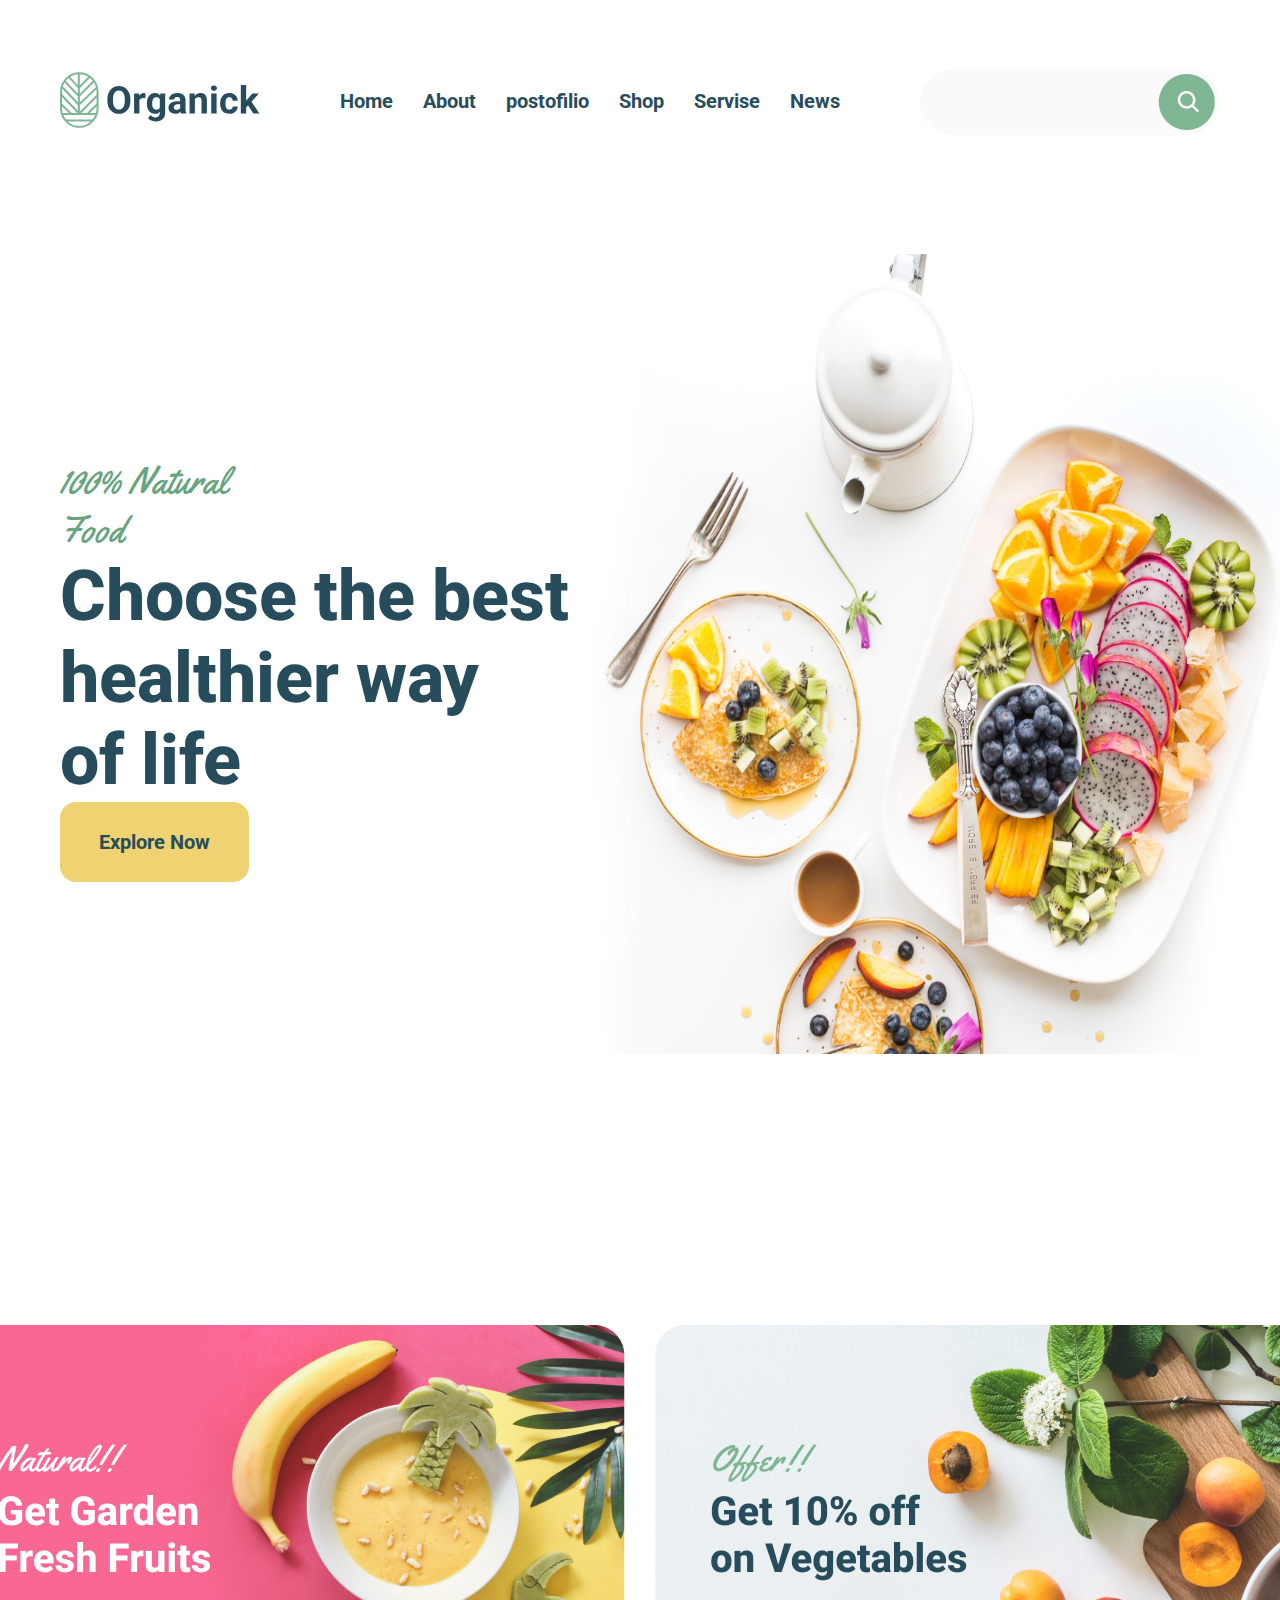
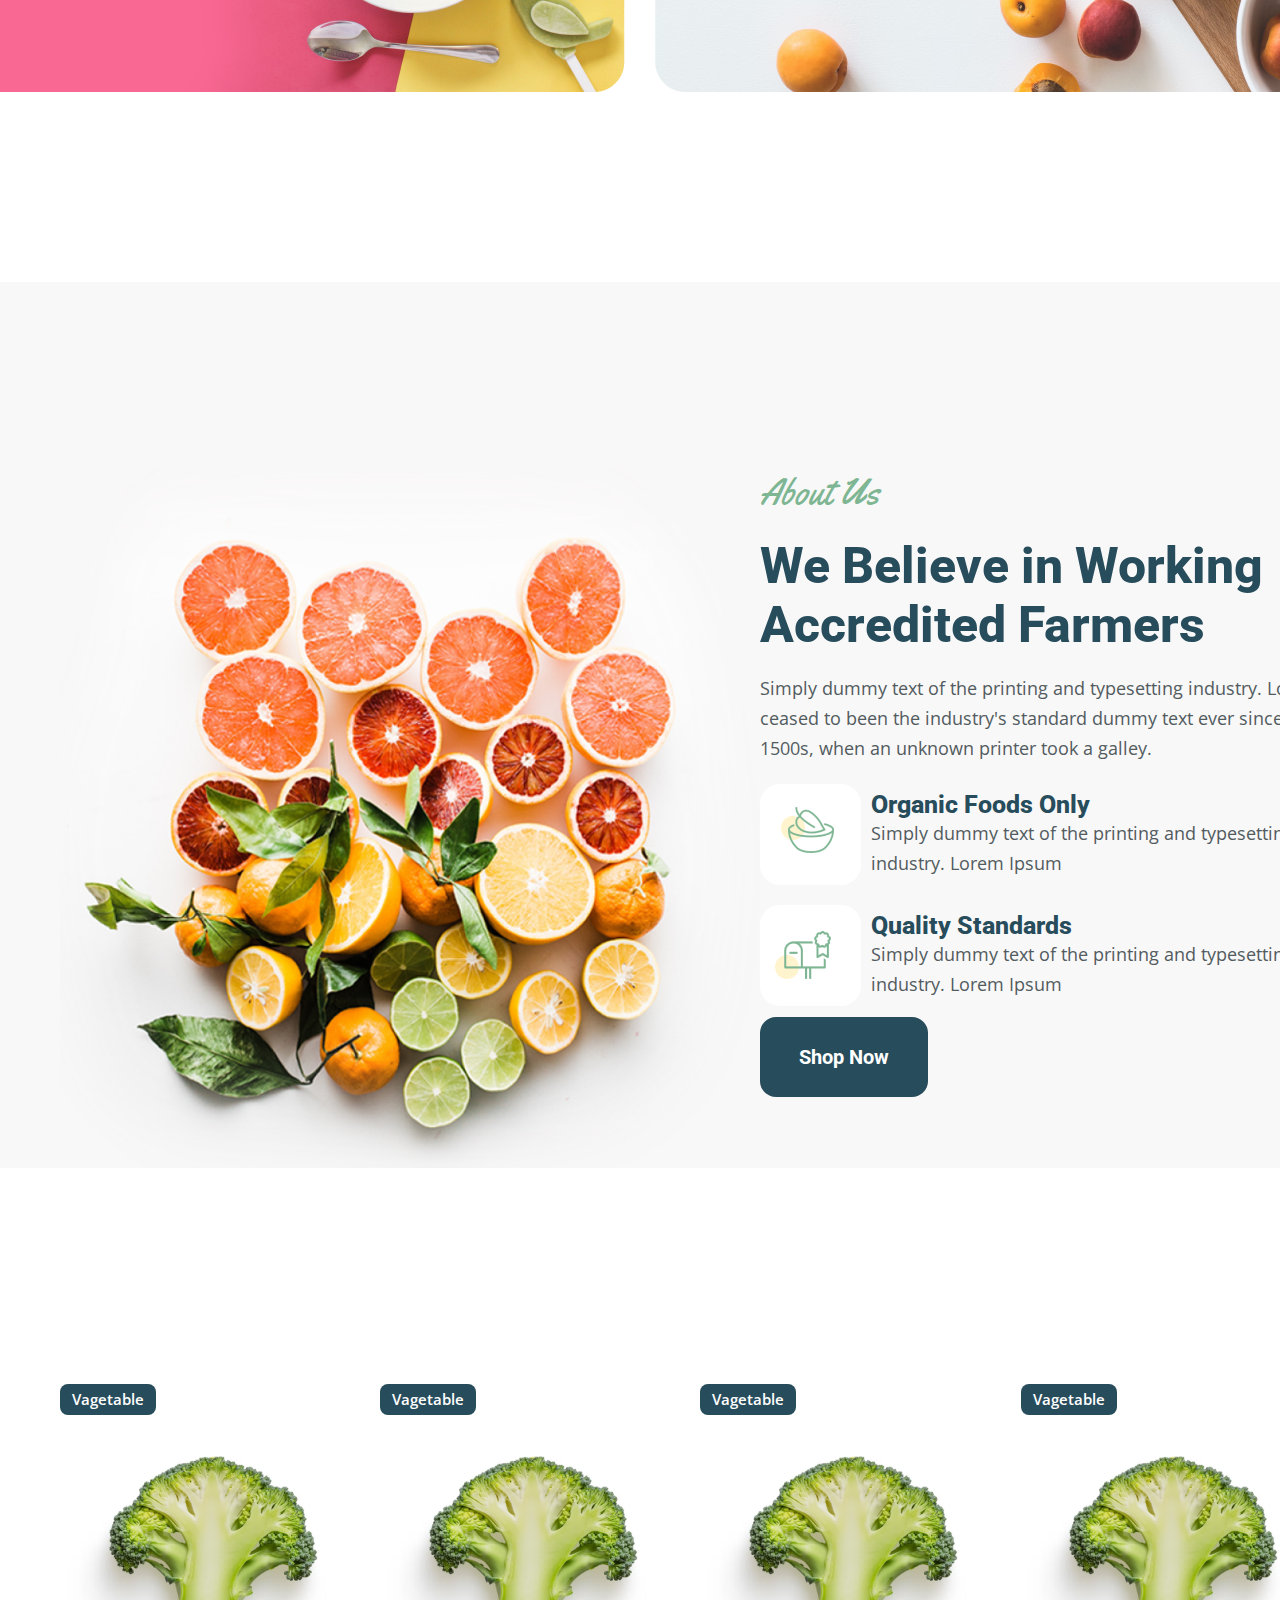
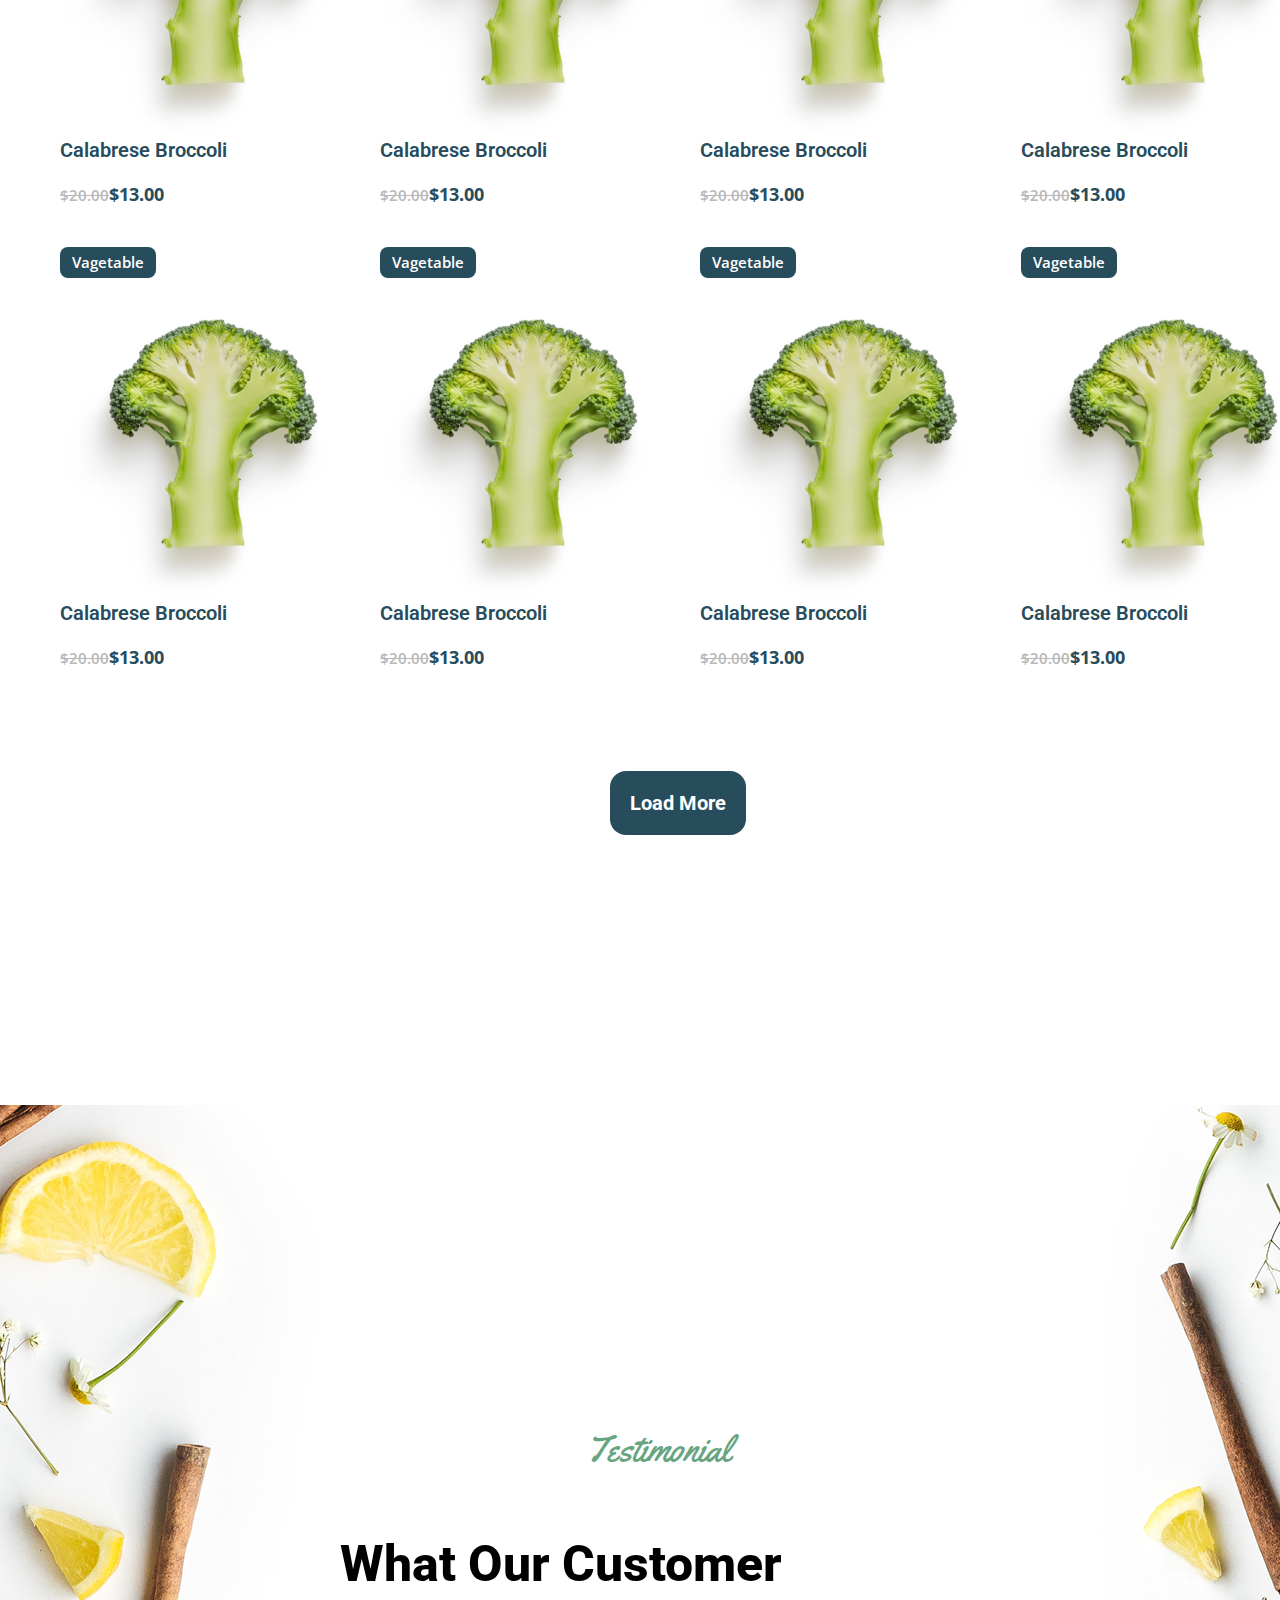
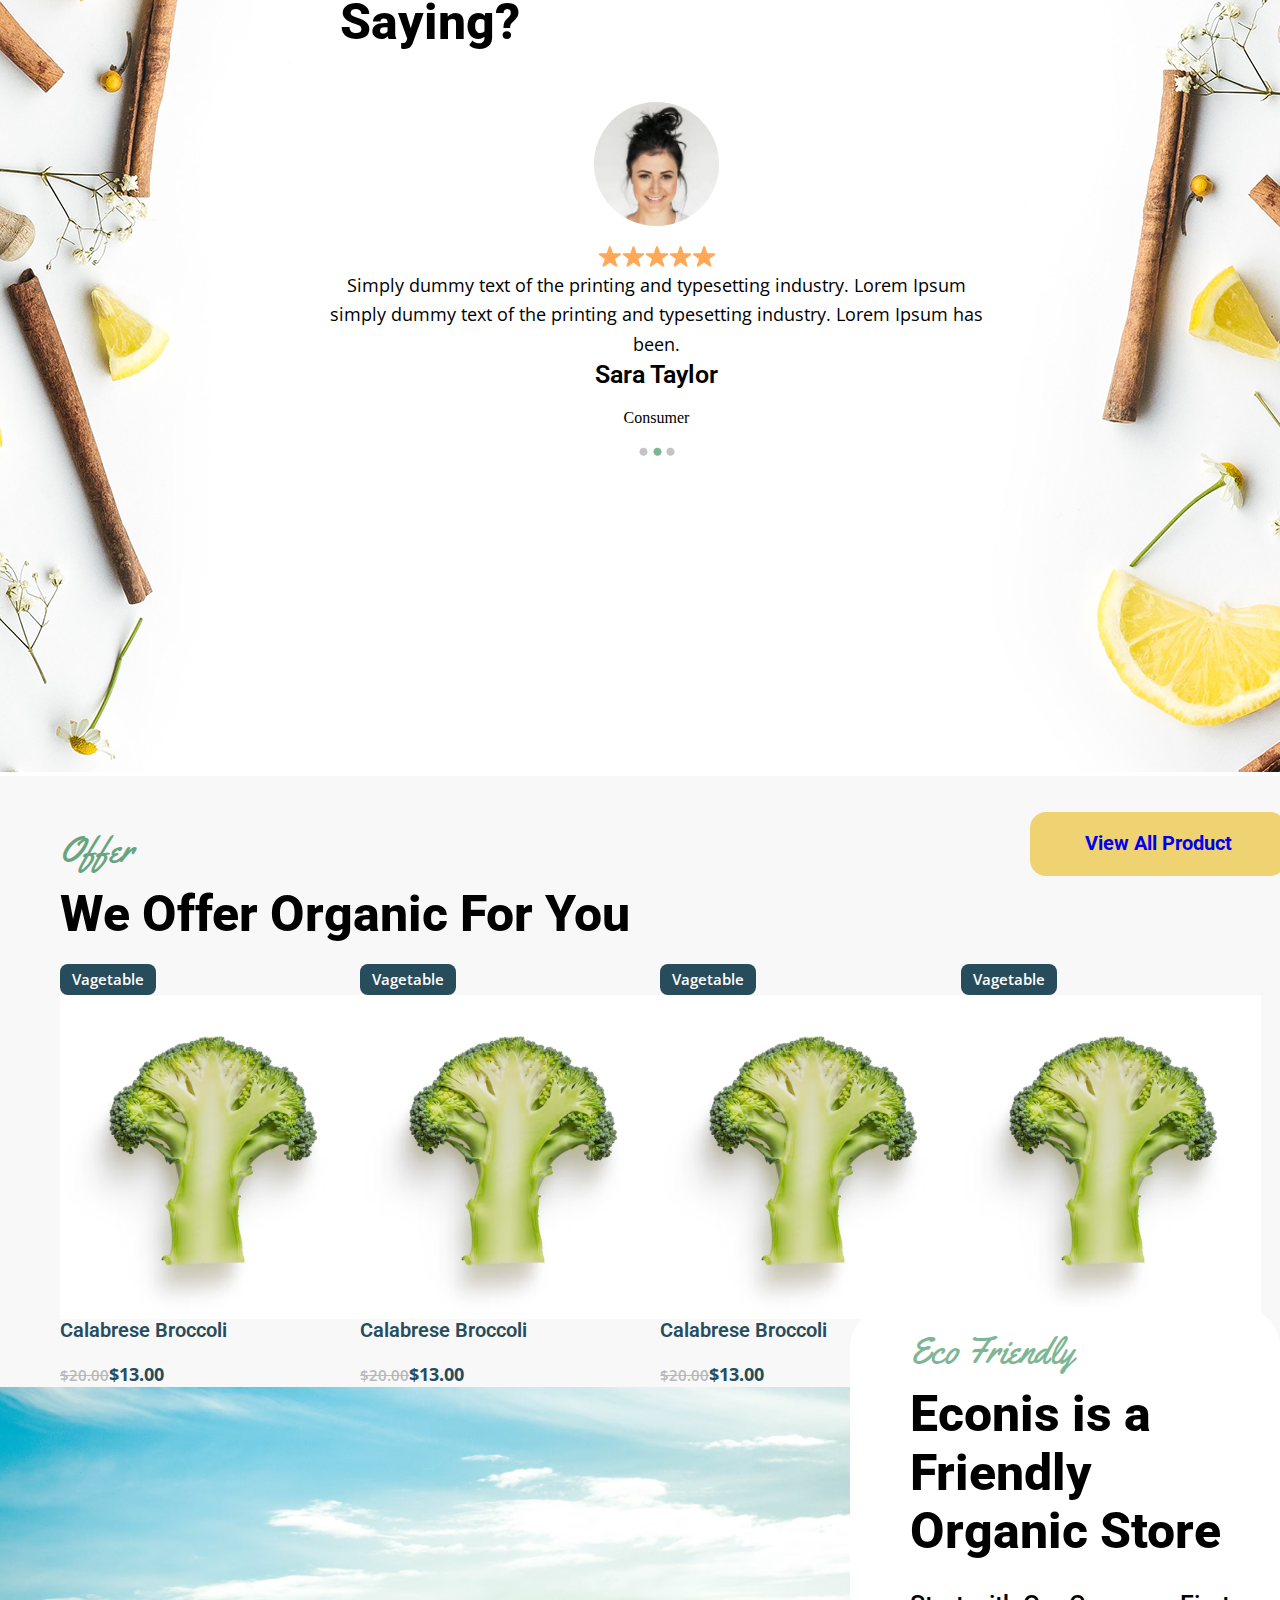
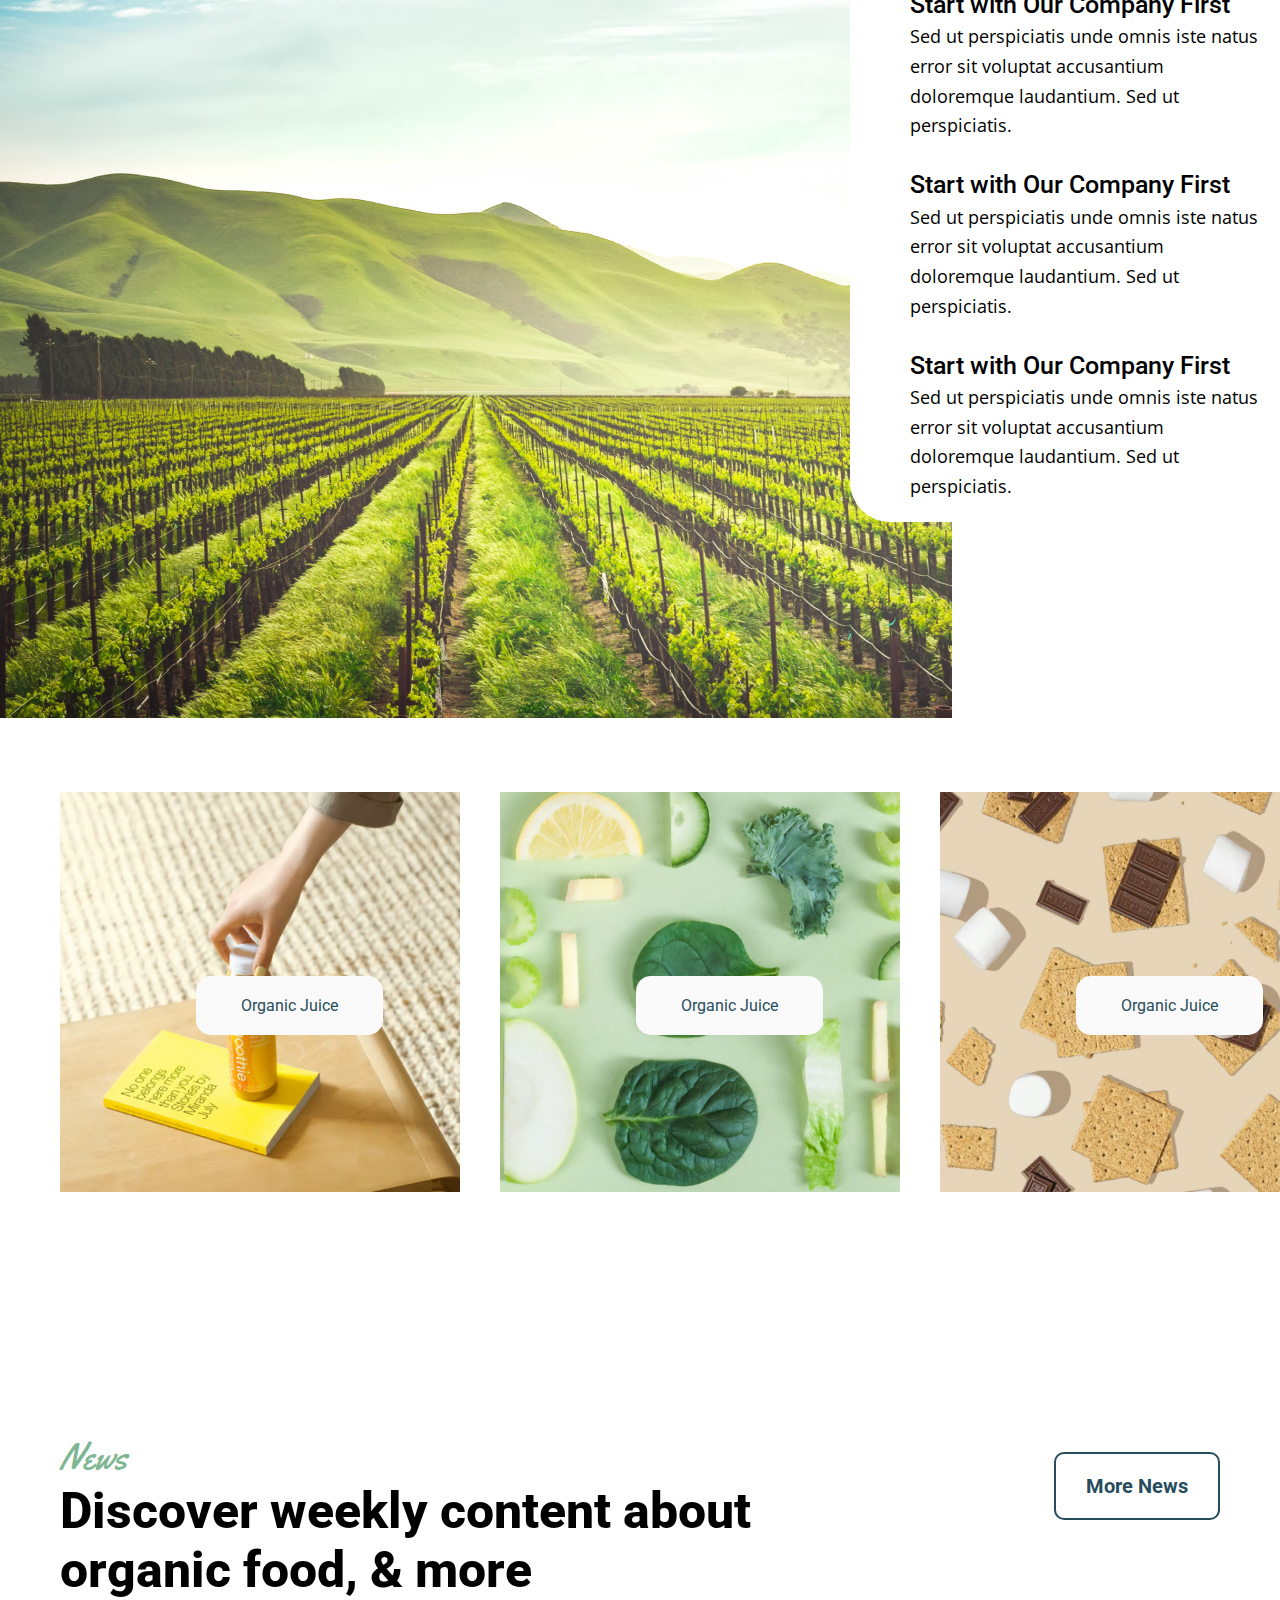
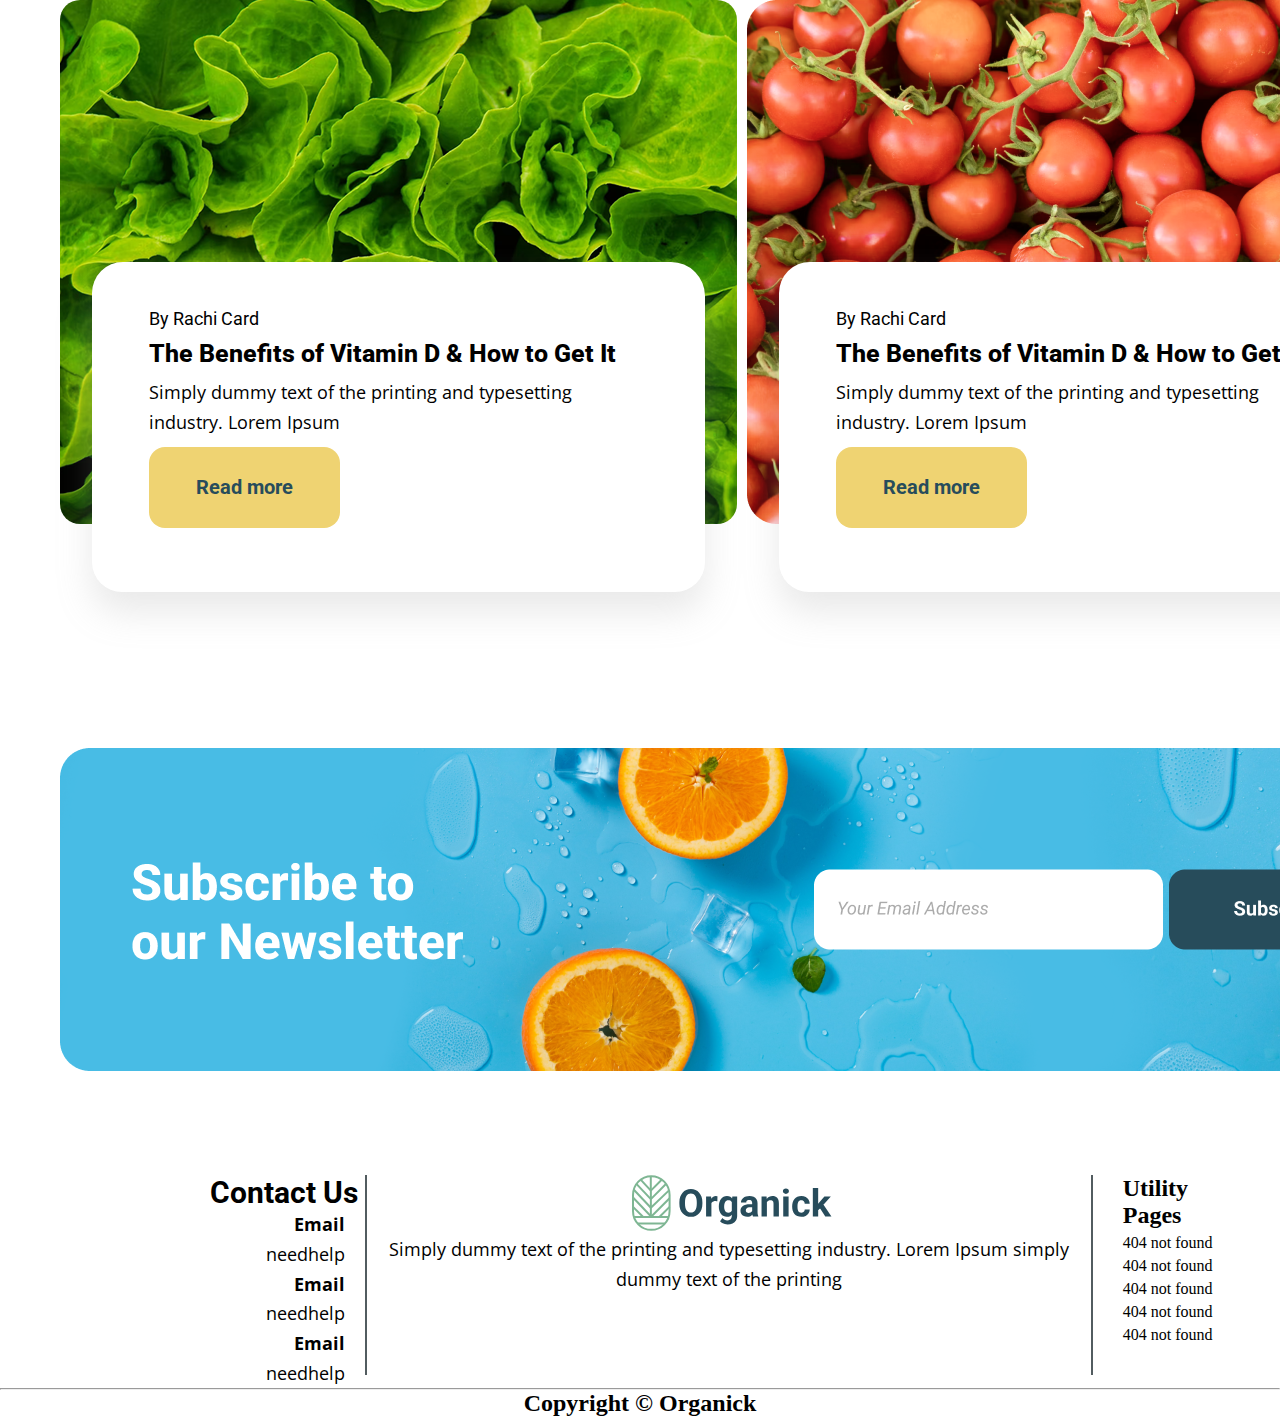
<file: index.html>
<!DOCTYPE html>
<html lang="en">

<head>
    <meta charset="UTF-8">
    <meta name="viewport" content="width=device-width, initial-scale=1.0">
    <title>Organick</title>
    <link rel="stylesheet" href="./main.css">
</head>

<body>
    <header class="header">
        <div class="container">
            <div class="header__nav">
                <a href="#!" class="header__nav-logo"><img src="./img/Logo (2).svg" alt=""></a>
                <nav class="header__nav-menu">
                    <ul class="header__nav-list">
                        <li class="header__nav-item"><a href="#!" class="header__nav-link">Home</a></li>
                        <li class="header__nav-item"><a href="#!" class="header__nav-link">About</a></li>
                        <li class="header__nav-item"><a href="./portfolio.html" class="header__nav-link">postofilio</a></li>
                        <li class="header__nav-item"><a href="./shop.html" class="header__nav-link">Shop</a></li>
                        <li class="header__nav-item"><a href="servise.html" class="header__nav-link">Servise</a></li>
                        <li class="header__nav-item"><a href="#!" class="header__nav-link">News</a></li>
                    </ul>
                </nav>
                <div class="header__nav-shop">
                    <a href="#!" class="header__nav-shop-link1"><img src="./img/Search Icon.png" alt=""></a>
                    <a href="#!" class="header__nav-shop-link2"><img src="./img/Cart Icon.png" alt=""></a>
                </div>
            </div>
        </div>
        <div class="header__main">
            <!-- <img src="./image/Background.png" alt="" width="100%" height="100%"> -->
            <div class="container">
                <div class="header__main-cards">
                    <div class="header__main-card">
                        <div class="card__mini-title">100% Natural Food</div>
                        <h1 class="card__title">Choose the best
                            healthier way <br>
                            of life</h1>
                        <a href="#!" class="card__btn btn">Explore Now</a>
                    </div>
                    <div class="header__main-card">
                        <img src="./img/Photo (1).png" alt="png" class="card__image">
                    </div>
                </div>
            </div>
        </div>
    </header>
    <main class="main">
        <section class="anons">
            <div class="container">
                <div class="anons__card">
                    <img src="./img/1.png" alt="">
                    <img src="./img/2.png" alt="">
                </div>
            </div>
        </section>
        <section class="about">
            <div class="container">
                <div class="about__cards">
                    <div class="about__card">
                        <img src="./img/Photo.png" alt="" class="about__img">
                    </div>
                    <div class="about__card">
                        <h4 class="about__card__mini-title">About Us</h4>
                        <h2 class="about__card__title">We Believe in Working
                            Accredited Farmers</h2>
                        <p class="about__card__text">Simply dummy text of the printing and typesetting industry. Lorem
                            had
                            ceased to
                            been the industry's standard dummy text ever since the 1500s, when an unknown printer took a
                            galley.</p>
                        <div class="about__box">
                            <img src="./img/Icon.png" alt="" class="box__image">
                            <div class="box__text">
                                <h3 class="box__title">Organic Foods Only</h3>
                                <p class="box-txt">Simply dummy text of the printing and typesetting industry. Lorem
                                    Ipsum</p>
                            </div>
                        </div>
                        <div class="about__box box">
                            <img src="./img/Icon (1).png" alt="" class="box__image">
                            <div class="box__text">
                                <h3 class="box__title">Quality Standards</h3>
                                <p class="box-txt">Simply dummy text of the printing and typesetting industry. Lorem
                                    Ipsum</p>
                            </div>
                        </div>
                        <div class="about__button">
                            <a href="#!" class="about__btn btn">Shop Now</a>
                        </div>
                    </div>
                </div>
            </div>
        </section>
        <section class="category">
            <div class="container">
                <div class="category__cards">
                    <div class="category__card">
                        <div class="categor__box">
                            <a href="" class="category__box-link">
                                <h3 class="category__box-title">Vagetable</h3>
                                <img src="./img/Photo (5).png" alt="" class="category__box-img">
                                <h4 class="categry__box-name">Calabrese Broccoli</h4>
                                <div class="category__box-sell">
                                    <span class="category__box-price"><s>$20.00</s>$13.00</span>
                                </div>
                            </a>
                        </div>
                        <div class="categor__box">
                            <a href="" class="category__box-link">
                                <h3 class="category__box-title">Vagetable</h3>
                                <img src="./img/Photo (5).png" alt="" class="category__box-img">
                                <h4 class="categry__box-name">Calabrese Broccoli</h4>
                                <div class="category__box-sell">
                                    <span class="category__box-price"><s>$20.00</s>$13.00</span>
                                </div>
                            </a>
                        </div>
                        <div class="categor__box">
                            <a href="" class="category__box-link">
                                <h3 class="category__box-title">Vagetable</h3>
                                <img src="./img/Photo (5).png" alt="" class="category__box-img">
                                <h4 class="categry__box-name">Calabrese Broccoli</h4>
                                <div class="category__box-sell">
                                    <span class="category__box-price"><s>$20.00</s>$13.00</span>
                                </div>
                            </a>
                        </div>
                        <div class="categor__box">
                            <a href="" class="category__box-link">
                                <h3 class="category__box-title">Vagetable</h3>
                                <img src="./img/Photo (5).png" alt="" class="category__box-img">
                                <h4 class="categry__box-name">Calabrese Broccoli</h4>
                                <div class="category__box-sell">
                                    <span class="category__box-price"><s>$20.00</s>$13.00</span>
                                </div>
                            </a>
                        </div>
                    </div>
                    <div class="category__card">
                        <div class="categor__box">
                            <a href="" class="category__box-link">
                                <h3 class="category__box-title">Vagetable</h3>
                                <img src="./img/Photo (5).png" alt="" class="category__box-img">
                                <h4 class="categry__box-name">Calabrese Broccoli</h4>
                                <div class="category__box-sell">
                                    <span class="category__box-price"><s>$20.00</s>$13.00</span>
                                </div>
                            </a>
                        </div>
                        <div class="categor__box">
                            <a href="" class="category__box-link">
                                <h3 class="category__box-title">Vagetable</h3>
                                <img src="./img/Photo (5).png" alt="" class="category__box-img">
                                <h4 class="categry__box-name">Calabrese Broccoli</h4>
                                <div class="category__box-sell">
                                    <span class="category__box-price"><s>$20.00</s>$13.00</span>
                                </div>
                            </a>
                        </div>
                        <div class="categor__box">
                            <a href="" class="category__box-link">
                                <h3 class="category__box-title">Vagetable</h3>
                                <img src="./img/Photo (5).png" alt="" class="category__box-img">
                                <h4 class="categry__box-name">Calabrese Broccoli</h4>
                                <div class="category__box-sell">
                                    <span class="category__box-price"><s>$20.00</s>$13.00</span>
                                </div>
                            </a>
                        </div>
                        <div class="categor__box">
                            <a href="" class="category__box-link">
                                <h3 class="category__box-title">Vagetable</h3>
                                <img src="./img/Photo (5).png" alt="" class="category__box-img">
                                <h4 class="categry__box-name">Calabrese Broccoli</h4>
                                <div class="category__box-sell">
                                    <span class="category__box-price"><s>$20.00</s>$13.00</span>
                                </div>
                            </a>
                        </div>
                    </div>
                </div>
                <a href="./shop.html" class="category__teleport">Load More</a>
            </div>
        </section>
        <sectoion class="Test">
            <div class="container">
                <div class="test_cards">
                    <div class="text_cards-card1">
                        <img src="./img/Photo (3).png" alt="">
                    </div>
                    <div class="test_cards-card2">
                        <h3 class="test_card2-minititle">Testimonial</h3>
                        <h1 class="test_card2-bigtitle">What Our Customer Saying?</h1>
                        <img src="./img/Photo.jpg" alt="" class="test_card2-img"><br>
                        <img src="./img/Star.svg" alt="" class="test_card2-img2">
                        <p class="test_card2-text">Simply dummy text of the printing and typesetting industry. Lorem
                            Ipsum simply dummy text of the printing and typesetting industry. Lorem Ipsum has been.</p>
                        <h4 class="test_card2-title">Sara Taylor</h4>
                        <p class="test_card2-minitext">Consumer</p>
                        <img src="./img/Navigation.png" alt="" class="test_card2-img3">
                    </div>
                    <div class="test_cards-card3">
                        <img src="./img/Photo (4).png" alt="">
                    </div>
                </div>
            </div>
        </sectoion>
        <section class="offer">
            <div class="container">
                <div class="offer_cards">
                    <div class="offer_cards-card1">
                        <div class="offer_cards-cards">
                            <div class="cards-cards-card1">
                                <h2 class="offer_card1-title">Offer</h2>
                                <h1 class="offer_card1-bigtitle">We Offer Organic For You</h1>
                            </div>
                            <div class="cards-cards-card2">
                                <a href="#!" class="cards-card2-link">View All Product</a>
                            </div>
                        </div>
                        <div class="offer_cards-card2">
                            <div class="offer_cards-card2-boxes">
                                <a href="" class="category__box-link">
                                    <h3 class="category__box-title">Vagetable</h3>
                                    <img src="./img/Photo (5).png" alt="" class="category__box-img">
                                    <h4 class="categry__box-name">Calabrese Broccoli</h4>
                                    <div class="category__box-sell">
                                        <span class="category__box-price"><s>$20.00</s>$13.00</span>
                                    </div>
                                </a> <a href="" class="category__box-link">
                                    <h3 class="category__box-title">Vagetable</h3>
                                    <img src="./img/Photo (5).png" alt="" class="category__box-img">
                                    <h4 class="categry__box-name">Calabrese Broccoli</h4>
                                    <div class="category__box-sell">
                                        <span class="category__box-price"><s>$20.00</s>$13.00</span>
                                    </div>
                                </a> <a href="" class="category__box-link">
                                    <h3 class="category__box-title">Vagetable</h3>
                                    <img src="./img/Photo (5).png" alt="" class="category__box-img">
                                    <h4 class="categry__box-name">Calabrese Broccoli</h4>
                                    <div class="category__box-sell">
                                        <span class="category__box-price"><s>$20.00</s>$13.00</span>
                                    </div>
                                </a> <a href="" class="category__box-link">
                                    <h3 class="category__box-title">Vagetable</h3>
                                    <img src="./img/Photo (5).png" alt="" class="category__box-img">
                                    <h4 class="categry__box-name">Calabrese Broccoli</h4>
                                    <div class="category__box-sell">
                                        <span class="category__box-price"><s>$20.00</s>$13.00</span>
                                    </div>
                                </a>
                            </div>
                        </div>
                    </div>
                </div>
            </div>
        </section>
        <section class="section5">
            <div class="section5-cards">
                <div class="section5-card1">
                    <img src="./img/Photo (1).jpg" alt="">
                </div>
                <div class="section5_card2">
                    <h3 class="secton5_card2-mnititle">Eco Friendly</h3>
                    <h1 class="section5_card2-bigtitle">Econis is a Friendly
                        Organic Store</h1>
                    <h4 class="section_cartd2-title">Start with Our Company First</h4>
                    <p class="section5_card2-text">Sed ut perspiciatis unde omnis iste natus error sit voluptat
                        accusantium doloremque laudantium. Sed ut perspiciatis.
                    </p>
                    <h4 class="section_cartd2-title">Start with Our Company First</h4>
                    <p class="section5_card2-text">Sed ut perspiciatis unde omnis iste natus error sit voluptat
                        accusantium doloremque laudantium. Sed ut perspiciatis.
                    </p>
                    <h4 class="section_cartd2-title">Start with Our Company First</h4>
                    <p class="section5_card2-text">Sed ut perspiciatis unde omnis iste natus error sit voluptat
                        accusantium doloremque laudantium. Sed ut perspiciatis.
                    </p>

                </div>
            </div>
        </section>
        <section class="section6">
            <div class="container">
                <div class="section6_cards">
                    <div class="section6_card">
                        <img class="section_img" src="img/Photo (2).jpg" alt="">
                        <a class="section6_title" href="#!">Organic Juice</a>
                    </div>
                    <div class="section6_card">
                        <img class="section_img" src="img/Photo (3).jpg" alt="">
                        <a class="section6_title" href="#!">Organic Juice</a>
                    </div>
                    <div class="section6_card">
                        <img class="section_img" src="img/Photo (4).jpg" alt="">
                        <a class="section6_title" href="#!">Organic Juice</a>
                    </div>
                </div>
            </div>
        </section>
        <section class="news">
            <div class="container">
                <div class="news_cards">
                    <div class="news__card1">
                        <div class="news_card1-desc">
                            <h4 class="news_card1-title">News</h4>
                            <h1 class="news-text">Discover weekly content about organic food, & more</h1>
                        </div>
                        <div class="news_cards2">
                            <div class="cards-card2">
                                <a href="" class="cards-card2-liink">More News</a>
                            </div>
                        </div>
                    </div>

                    <div class="news_cards-cards">
                        <div class="cards_cards-cards">
                            <div class="news_cards-card1">
                                <div class="cards_card1-card1">
                                    <img class="news__img" src="./img/Photo (9).png" alt="">
                                </div>
                                <div class="cards_card1-card2">
                                    <p class="news_cards-card2-text">
                                        By Rachi Card
                                    </p>
                                    <h5 class="news_titile">The Benefits of Vitamin D & How to Get It</h5>
                                    <p class="teext">Simply dummy text of the printing and typesetting industry. Lorem
                                        Ipsum</p>
                                    <a href="" class="liink">Read more</a>
                                </div>
                            </div>
                            <div class="news_cards-card2">
                                <div class="cards_card2-card1">
                                    <img src="./img/Image (16).png" alt="">
                                </div>
                                <div class="cards_card2-card2">
                                    <p class="news_cards-card2-text">
                                        By Rachi Card
                                    </p>
                                    <h5 class="news_titile">The Benefits of Vitamin D & How to Get It</h5>
                                    <p class="teext">Simply dummy text of the printing and typesetting industry. Lorem
                                        Ipsum</p>
                                    <a href="" class="liink">Read more</a>
                                </div>
                            </div>
                        </div>
                    </div>
                </div>
                <img src="./img/Newslatteer (1).png" alt="" class="immgg">
            </div>
        </section>

    </main>

    <footer class="footer">
        <div class="container">
            <div class="footer_cards">
                <div class="footer_card1">
                    <h2 class="footer_card1-title">
                        Contact Us
                    </h2>
                    <h4 class="footer_card1-minititle">
                        Email

                    </h4>
                    <p class="footer_card-text">
                        needhelp
                    </p>
                    <h4 class="footer_card1-minititle">
                        Email

                    </h4>
                    <p class="footer_card-text">
                        needhelp
                    </p>
                    <h4 class="footer_card1-minititle">
                        Email

                    </h4>
                    <p class="footer_card-text">
                        needhelp
                    </p>
                    
                </div>
                <div class="line"></div>
                <div class="footer_card2">
                    <img class="footer_logo" src="./img/Logo (2).svg" alt="">
                    <p class="footer_card2-text">Simply dummy text of the printing and typesetting industry.
                        Lorem Ipsum simply dummy text of the printing </p>
                </div>
                <div class="line"></div>
                <div class="footer_card3">
                    <h2 class="footer_card3-title">Utility Pages</h2>
                    <p class="footer_card3-text">404 not found</p>
                    <p class="footer_card3-text">404 not found</p>
                    <p class="footer_card3-text">404 not found</p>
                    <p class="footer_card3-text">404 not found</p>
                    <p class="footer_card3-text">404 not found</p>
                </div>
            </div>
        </div>
        <hr>
        <h2 class="footer_title-title">Copyright © Organick</h2>
    </footer>
</body>

</html>
</file>
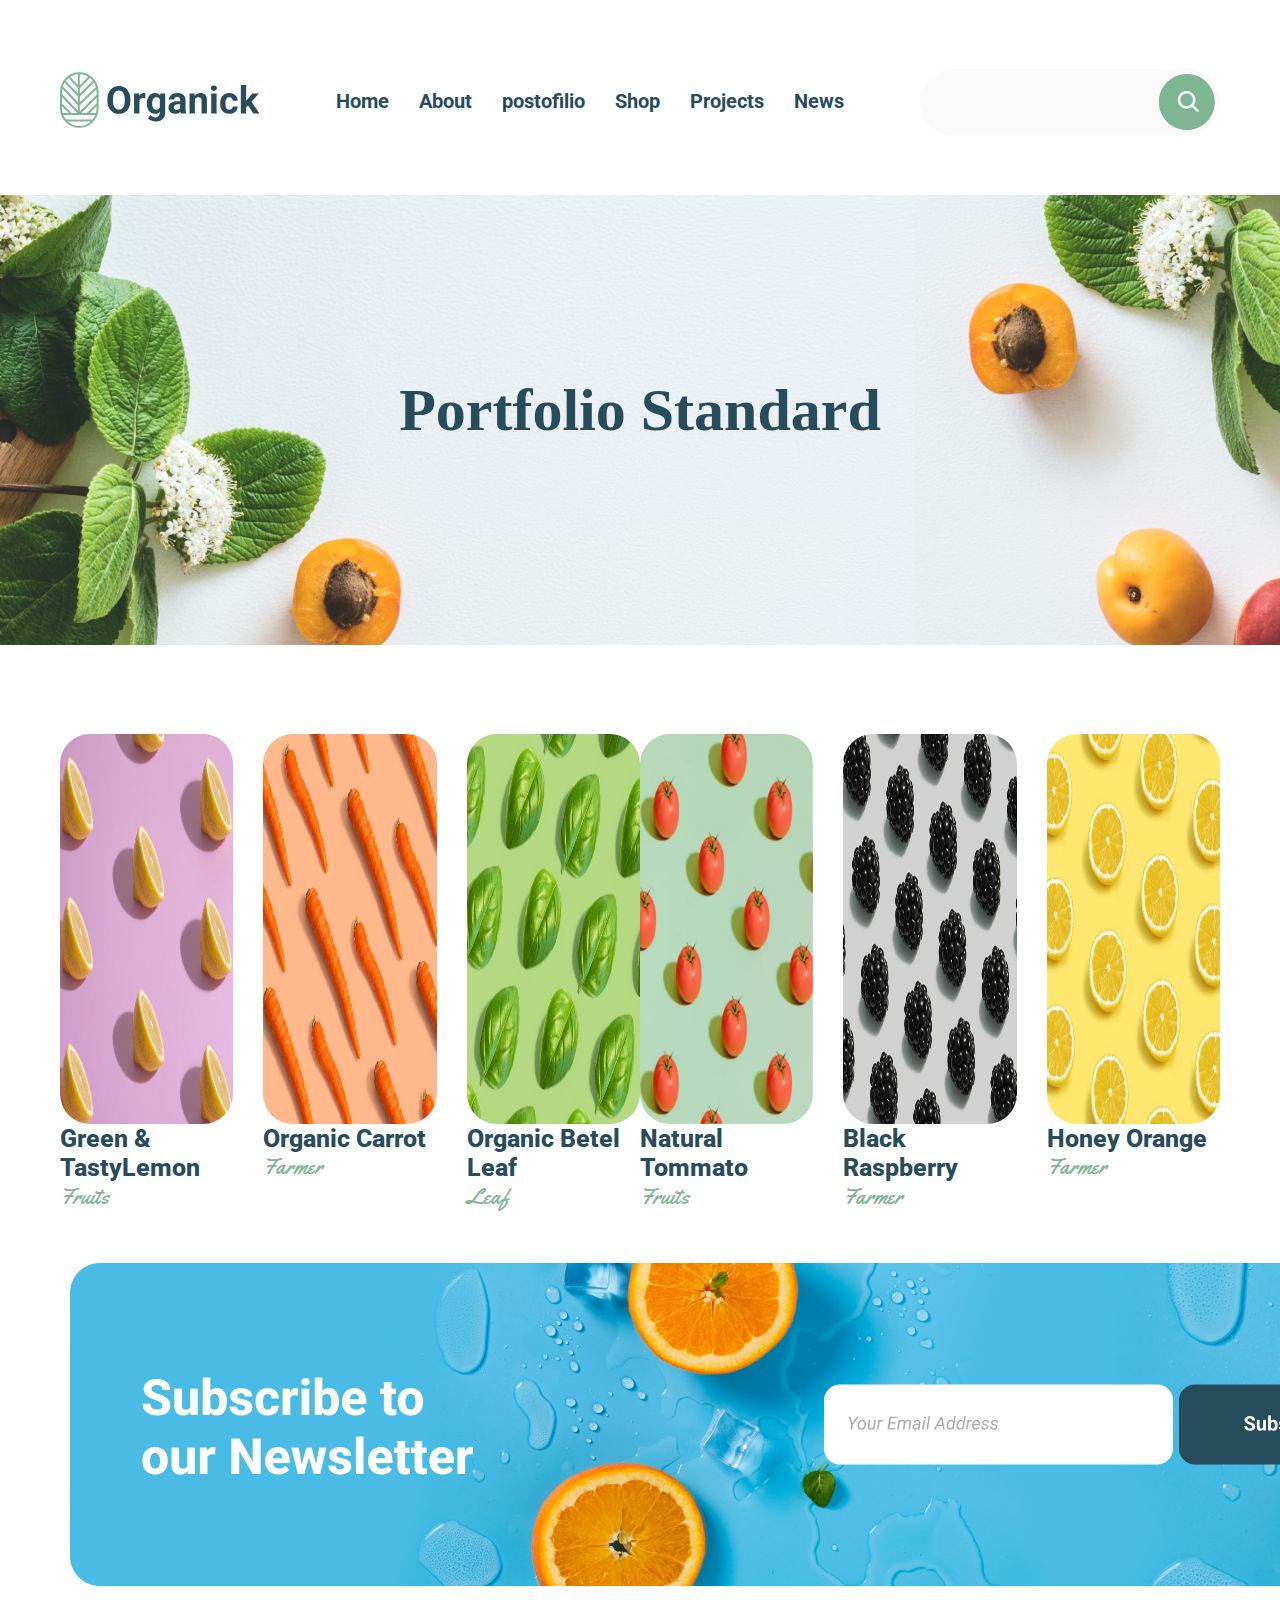
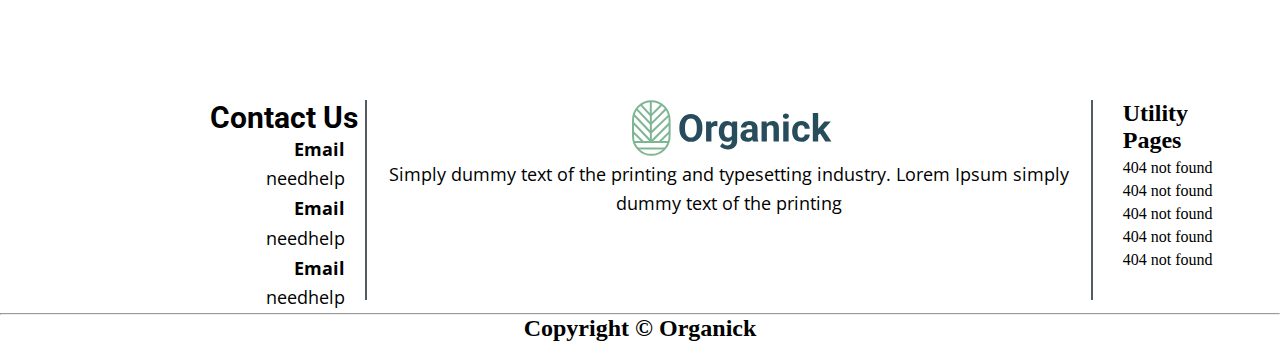
<file: portfolio.html>
<!DOCTYPE html>
<html lang="en">

<head>
    <meta charset="UTF-8">
    <meta name="viewport" content="width=device-width, initial-scale=1.0">
    <title>portfolio</title>
    <link rel="stylesheet" href="./main.css">
</head>

<body>

    <header class="header">
        <div class="container">
            <div class="header__nav ">
                <a href="#!" class="header__nav-logo"><img src="./img/Logo (2).svg" alt=""></a>
                <nav class="header__nav-menu">
                    <ul class="header__nav-list">
                        <li class="header__nav-item"><a href="./index.html" class="header__nav-link">Home</a></li>
                        <li class="header__nav-item"><a href="#!" class="header__nav-link">About</a></li>
                        <li class="header__nav-item"><a href="#!" class="header__nav-link">postofilio</a></li>
                        <li class="header__nav-item"><a href="#!" class="header__nav-link">Shop</a></li>
                        <li class="header__nav-item"><a href="#!" class="header__nav-link">Projects</a></li>
                        <li class="header__nav-item"><a href="#!" class="header__nav-link">News</a></li>
                    </ul>
                </nav>
                <div class="header__nav-shop">
                    <a href="#!" class="header__nav-shop-link1"><img src="./img/Search Icon.png" alt=""></a>
                    <a href="#!" class="header__nav-shop-link2"><img src="./img/Cart Icon.png" alt=""></a>
                </div>

            </div>
        </div>

        <div class="header_nav-portfolio">
            <h2 class="header_nav-shop-title">Portfolio Standard</h2>
        </div>
    </header>
    <main class="main">
        <div class="container">
            <div class="main_cards">
                <div class="main_card">
                    <div class="main_box">
                        <img class="main_card-img" src="./img/Image (17).png" alt="">
                        <h5 class="main_card-title">Green & TastyLemon</h5>
                        <p class="main_card-text">Fruits</p>
                    </div>
                    <div class="main_box">
                        <img class="main_card-img" src="./img/Image (18).png" alt="">
                        <h5 class="main_card-title">Organic Carrot</h5>
                        <p class="main_card-text">Farmer</p>
                    </div>
                    <div class="main_box">
                        <img class="main_card-img" src="./img/Image (19).png" alt="">
                        <h5 class="main_card-title">Organic Betel Leaf</h5>
                        <p class="main_card-text">Leaf</p>
                    </div>
                </div>
                <div class="main_card">
                    <div class="main_box">
                        <img class="main_card-img" src="./img/Image (20).png" alt="">
                        <h5 class="main_card-title">Natural Tommato</h5>
                        <p class="main_card-text">Fruits</p>
                    </div>
                    <div class="main_box">
                        <img class="main_card-img" src="./img/Photo (10).png" alt="">
                        <h5 class="main_card-title">Black Raspberry</h5>
                        <p class="main_card-text">Farmer</p>
                    </div>
                    <div class="main_box">
                        <img class="main_card-img" src="./img/Image (21).png" alt="">
                        <h5 class="main_card-title">Honey Orange</h5>
                        <p class="main_card-text">Farmer</p>
                    </div>
                </div>
            </div>
        </div>
        <section class="section">
            <div class="img">
                <img class="imggggg" src="./img/Newslatteer (1).png" alt="">
            </div>
        </section>
    </main>

    <footer class="footer">
        <div class="container">
            <div class="footer_cards">
                <div class="footer_card1">
                    <h2 class="footer_card1-title">
                        Contact Us
                    </h2>
                    <h4 class="footer_card1-minititle">
                        Email

                    </h4>
                    <p class="footer_card-text">
                        needhelp
                    </p>
                    <h4 class="footer_card1-minititle">
                        Email

                    </h4>
                    <p class="footer_card-text">
                        needhelp
                    </p>
                    <h4 class="footer_card1-minititle">
                        Email

                    </h4>
                    <p class="footer_card-text">
                        needhelp
                    </p>
                    
                </div>
                <div class="line"></div>
                <div class="footer_card2git remote add origin https://github.com/Boburxon777/portfoliya.git">
                    <img class="footer_logo" src="./img/Logo (2).svg" alt="">
                    <p class="footer_card2-text">Simply dummy text of the printing and typesetting industry.
                        Lorem Ipsum simply dummy text of the printing </p>
                </div>
                <div class="line"></div>
                <div class="footer_card3">
                    <h2 class="footer_card3-title">Utility Pages</h2>
                    <p class="footer_card3-text">404 not found</p>
                    <p class="footer_card3-text">404 not found</p>
                    <p class="footer_card3-text">404 not found</p>
                    <p class="footer_card3-text">404 not found</p>
                    <p class="footer_card3-text">404 not found</p>
                </div>
            </div>
        </div>
        <hr>
        <h2 class="footer_title-title">Copyright © Organick</h2>
    </footer>

</body>

</html>
</file>
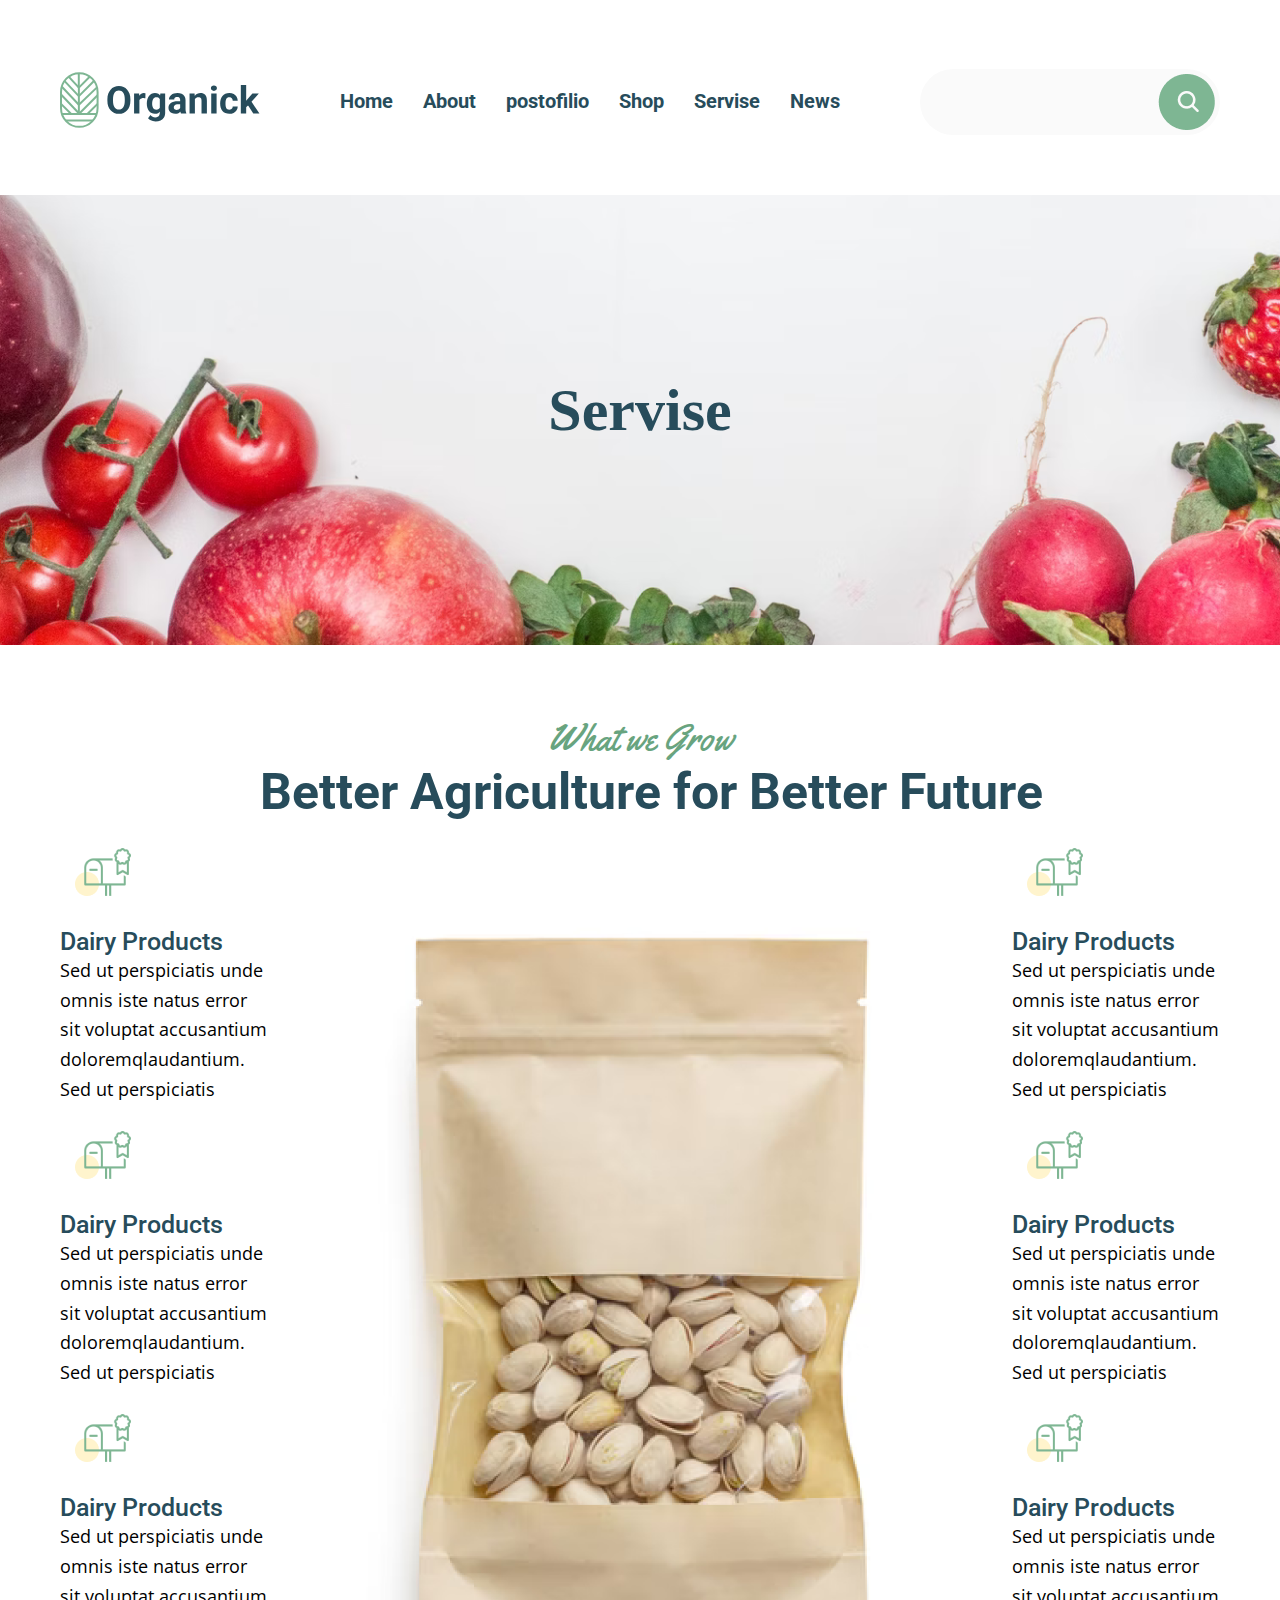
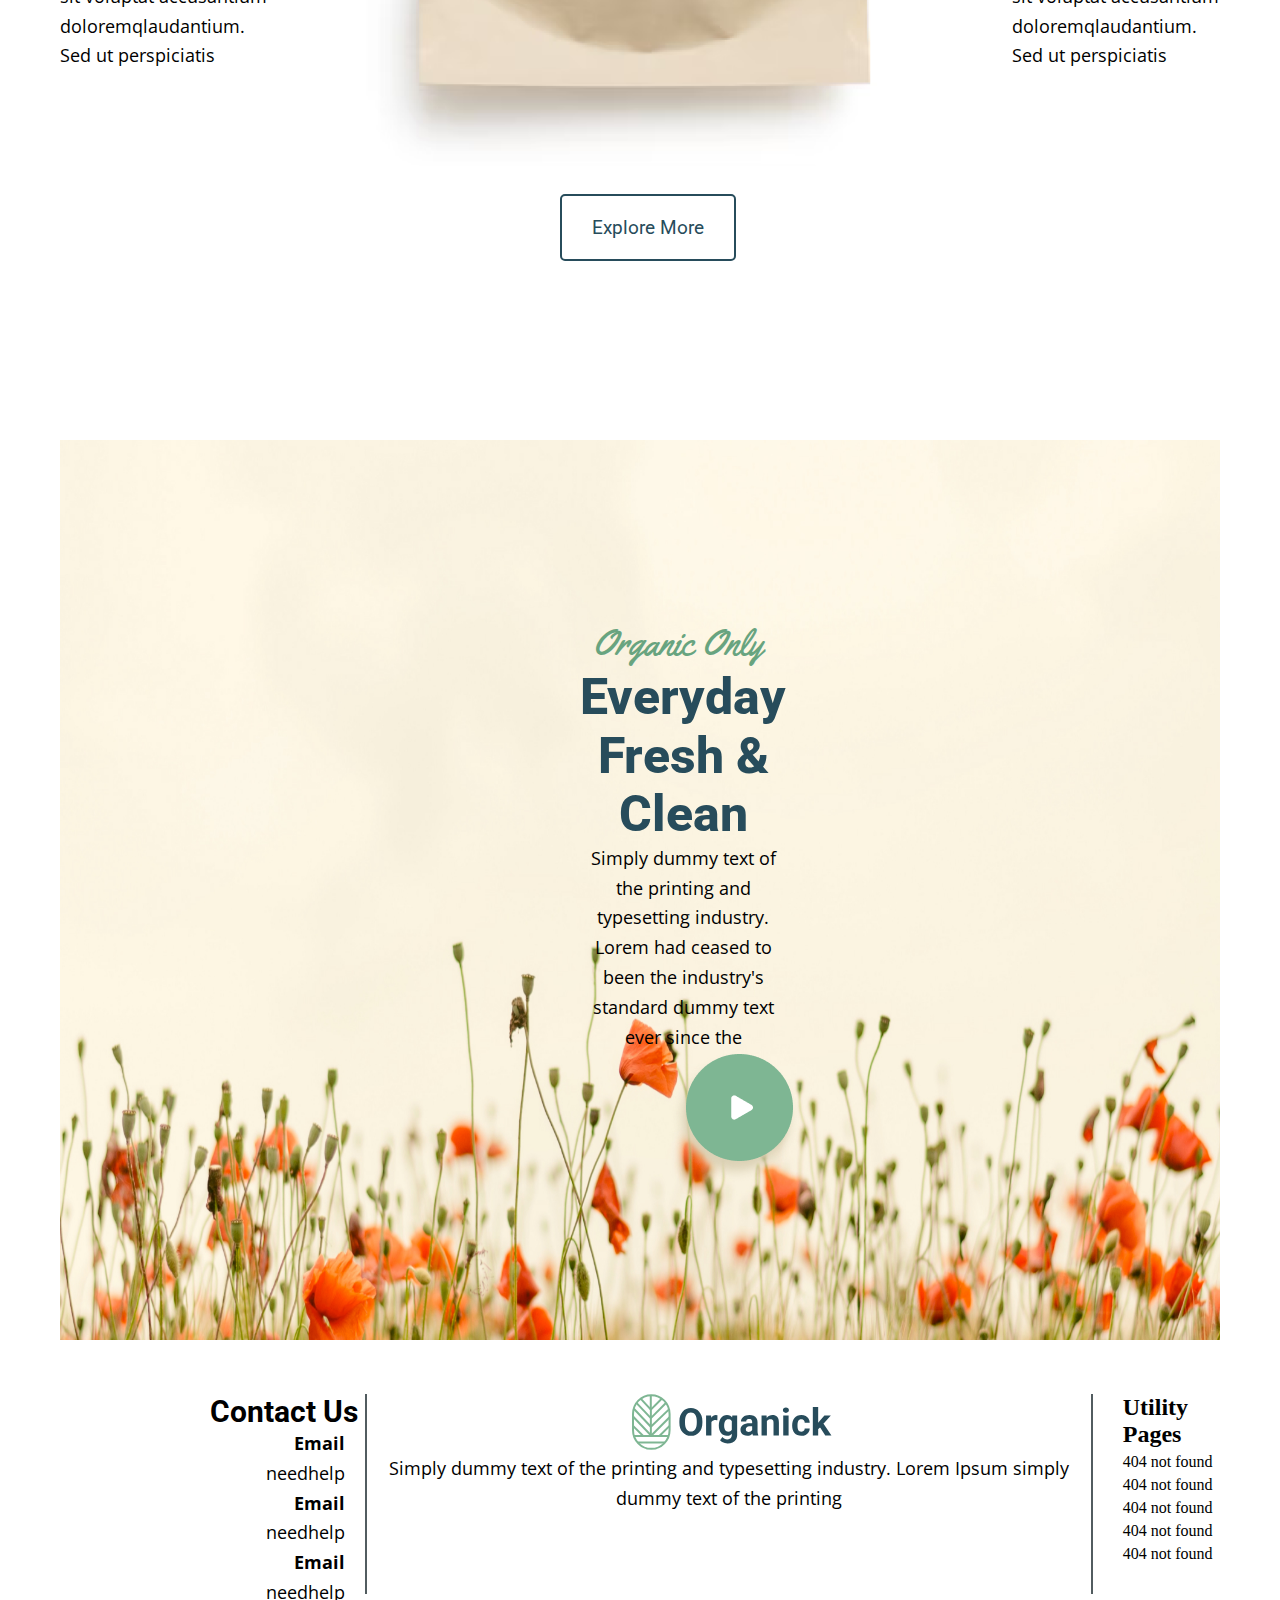
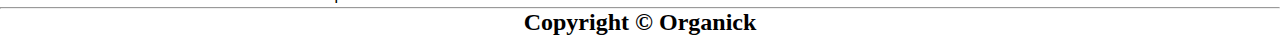
<file: servise.html>
<!DOCTYPE html>
<html lang="en">

<head>
    <meta charset="UTF-8">
    <meta name="viewport" content="width=device-width, initial-scale=1.0">
    <title>Document</title>
    <link rel="stylesheet" href="./main.css">
</head>

<body>

    <header class="header">
        <div class="container">
            <div class="header__nav ">
                <a href="#!" class="header__nav-logo"><img src="./img/Logo (2).svg" alt=""></a>
                <nav class="header__nav-menu">
                    <ul class="header__nav-list">
                        <li class="header__nav-item"><a href="./index.html" class="header__nav-link">Home</a></li>
                        <li class="header__nav-item"><a href="#!" class="header__nav-link">About</a></li>
                        <li class="header__nav-item"><a href="#!" class="header__nav-link">postofilio</a></li>
                        <li class="header__nav-item"><a href="./shop.html" class="header__nav-link">Shop</a></li>
                        <li class="header__nav-item"><a href="./servise.html" class="header__nav-link">Servise</a></li>
                        <li class="header__nav-item"><a href="#!" class="header__nav-link">News</a></li>
                    </ul>
                </nav>
                <div class="header__nav-shop">
                    <a href="#!" class="header__nav-shop-link1"><img src="./img/Search Icon.png" alt=""></a>
                    <a href="#!" class="header__nav-shop-link2"><img src="./img/Cart Icon.png" alt=""></a>
                </div>

            </div>
        </div>

        <div class="header_nav-portfoliooo">
            <h2 class="header_nav-shop-titleee">Servise</h2>
        </div>
    </header>
    <main class="main">
        <div class="container">
            <h3 class="servise_minititle">What we Grow</h3>
            <h1 class="service_title">Better Agriculture for Better Future</h1>
            <div class="main_cards">
                <div class="main_cardd">
                    <img src="./img/Icon (1).png" alt="">
                    <h3 class="service_main-title">Dairy Products</h3>
                    <p class="service_main-text">Sed ut perspiciatis unde omnis iste natus error sit voluptat accusantium doloremqlaudantium. Sed ut perspiciatis</p>
                    <img src="./img/Icon (1).png" alt="">
                    <h3 class="service_main-title">Dairy Products</h3>
                    <p class="service_main-text">Sed ut perspiciatis unde omnis iste natus error sit voluptat accusantium doloremqlaudantium. Sed ut perspiciatis</p>
                    <img src="./img/Icon (1).png" alt="">
                    <h3 class="service_main-title">Dairy Products</h3>
                    <p class="service_main-text">Sed ut perspiciatis unde omnis iste natus error sit voluptat accusantium doloremqlaudantium. Sed ut perspiciatis</p>
                </div>
                <div class="main_cardd">
                    <img src="./img/Photo (11).png" alt="">
                </div>
                <div class="main_cardd">
                    <img src="./img/Icon (1).png" alt="">
                    <h3 class="service_main-title">Dairy Products</h3>
                    <p class="service_main-text">Sed ut perspiciatis unde omnis iste natus error sit voluptat accusantium doloremqlaudantium. Sed ut perspiciatis</p>
                    <img src="./img/Icon (1).png" alt="">
                    <h3 class="service_main-title">Dairy Products</h3>
                    <p class="service_main-text">Sed ut perspiciatis unde omnis iste natus error sit voluptat accusantium doloremqlaudantium. Sed ut perspiciatis</p>
                    <img src="./img/Icon (1).png" alt="">
                    <h3 class="service_main-title">Dairy Products</h3>
                    <p class="service_main-text">Sed ut perspiciatis unde omnis iste natus error sit voluptat accusantium doloremqlaudantium. Sed ut perspiciatis</p>
                </div>
            </div>
            <a class="liinnk" href="">Explore More</a>
        </div>
        <section class="only">
            <div class="container">
                <img class="only_img" src="./img/Photo (6).jpg" alt="">
                <div class="only_card">
                <h4 class="only_minititle">Organic Only</h4>
                <h1 class="only-title">Everyday Fresh & Clean</h1>
                <p class="only_text">Simply dummy text of the printing and typesetting industry. Lorem had ceased to been the industry's standard dummy text ever since the </p>
                <img class="only_immg" src="./img/Video Icon.png" alt="">
                </div>
            </div>
        </section>
    </main>
    <footer class="footer">
        <div class="container">
            <div class="footer_cards">
                <div class="footer_card1">
                    <h2 class="footer_card1-title">
                        Contact Us
                    </h2>
                    <h4 class="footer_card1-minititle">
                        Email

                    </h4>
                    <p class="footer_card-text">
                        needhelp
                    </p>
                    <h4 class="footer_card1-minititle">
                        Email

                    </h4>
                    <p class="footer_card-text">
                        needhelp
                    </p>
                    <h4 class="footer_card1-minititle">
                        Email

                    </h4>
                    <p class="footer_card-text">
                        needhelp
                    </p>
                    
                </div>
                <div class="line"></div>
                <div class="footer_card2git remote add origin https://github.com/Boburxon777/portfoliya.git">
                    <img class="footer_logo" src="./img/Logo (2).svg" alt="">
                    <p class="footer_card2-text">Simply dummy text of the printing and typesetting industry.
                        Lorem Ipsum simply dummy text of the printing </p>
                </div>
                <div class="line"></div>
                <div class="footer_card3">
                    <h2 class="footer_card3-title">Utility Pages</h2>
                    <p class="footer_card3-text">404 not found</p>
                    <p class="footer_card3-text">404 not found</p>
                    <p class="footer_card3-text">404 not found</p>
                    <p class="footer_card3-text">404 not found</p>
                    <p class="footer_card3-text">404 not found</p>
                </div>
            </div>
        </div>
        <hr>
        <h2 class="footer_title-title">Copyright © Organick</h2>
    </footer>

</body>

</html>
</file>
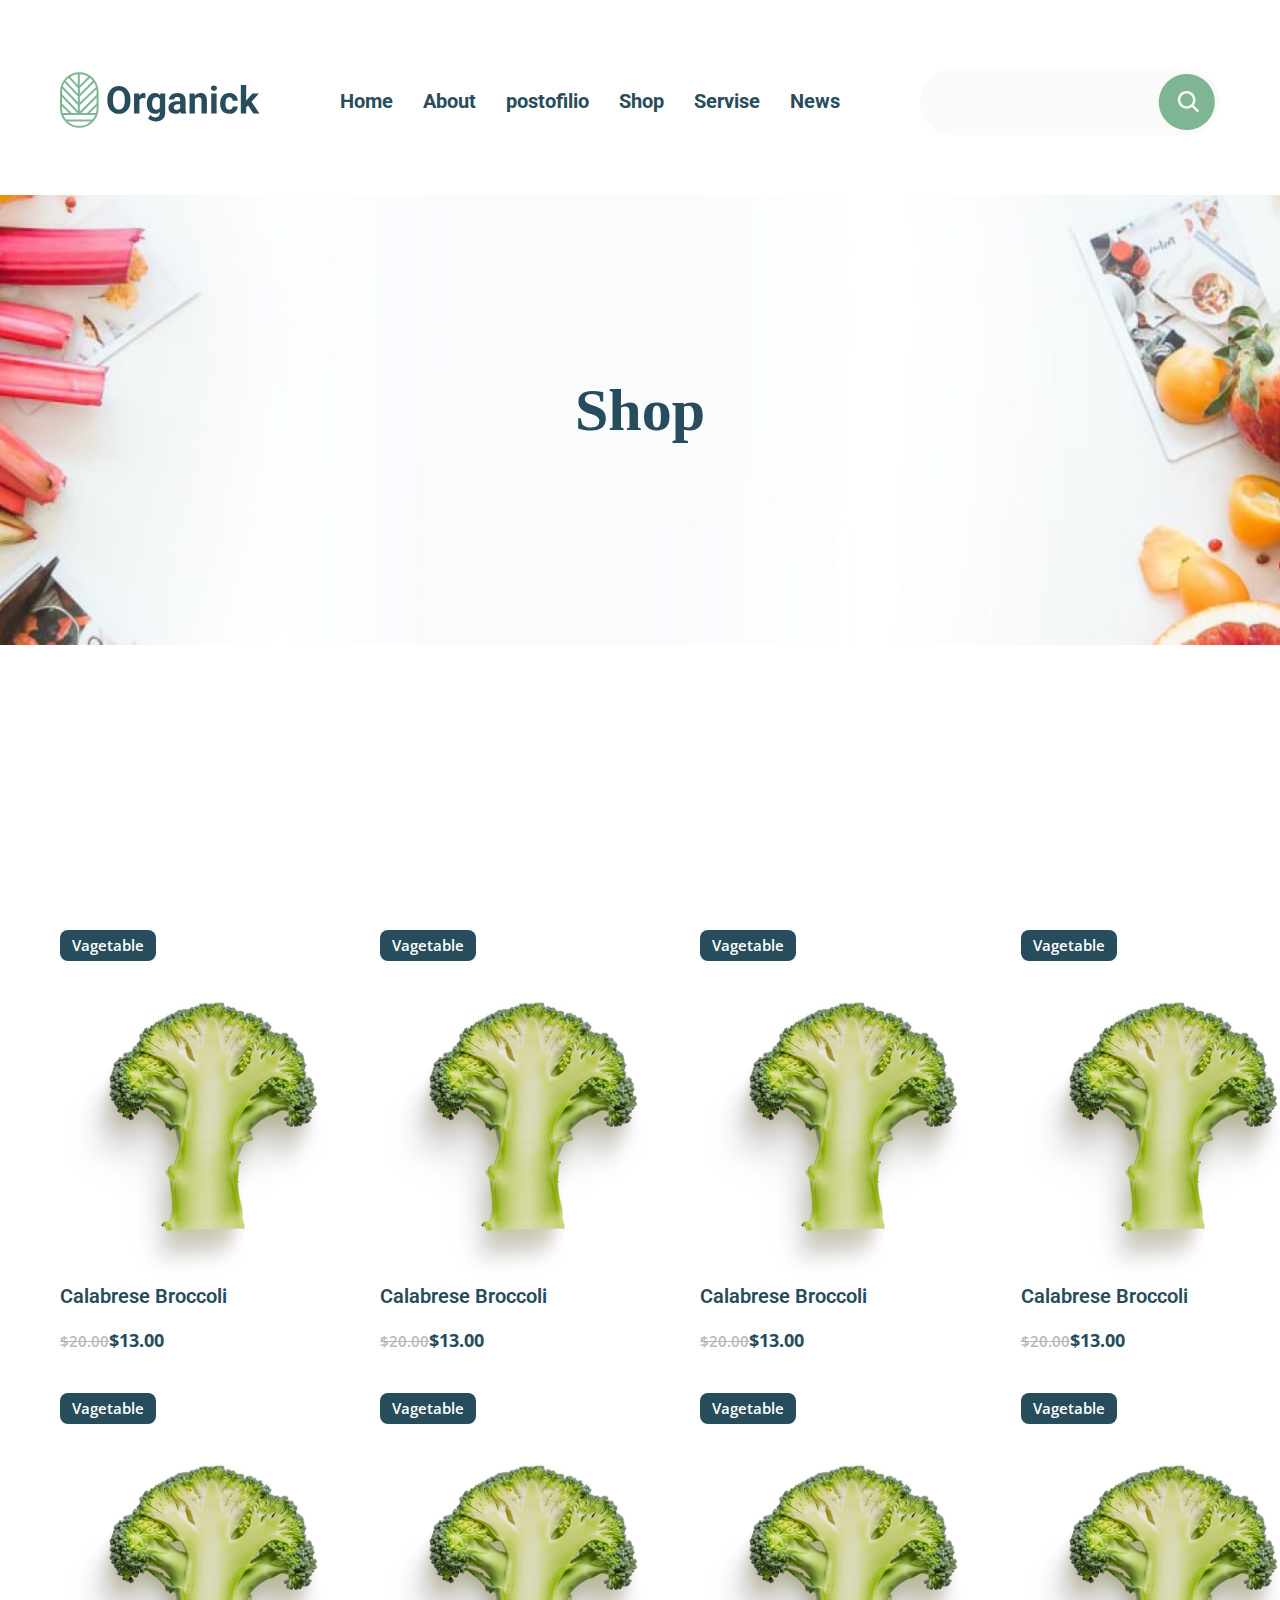
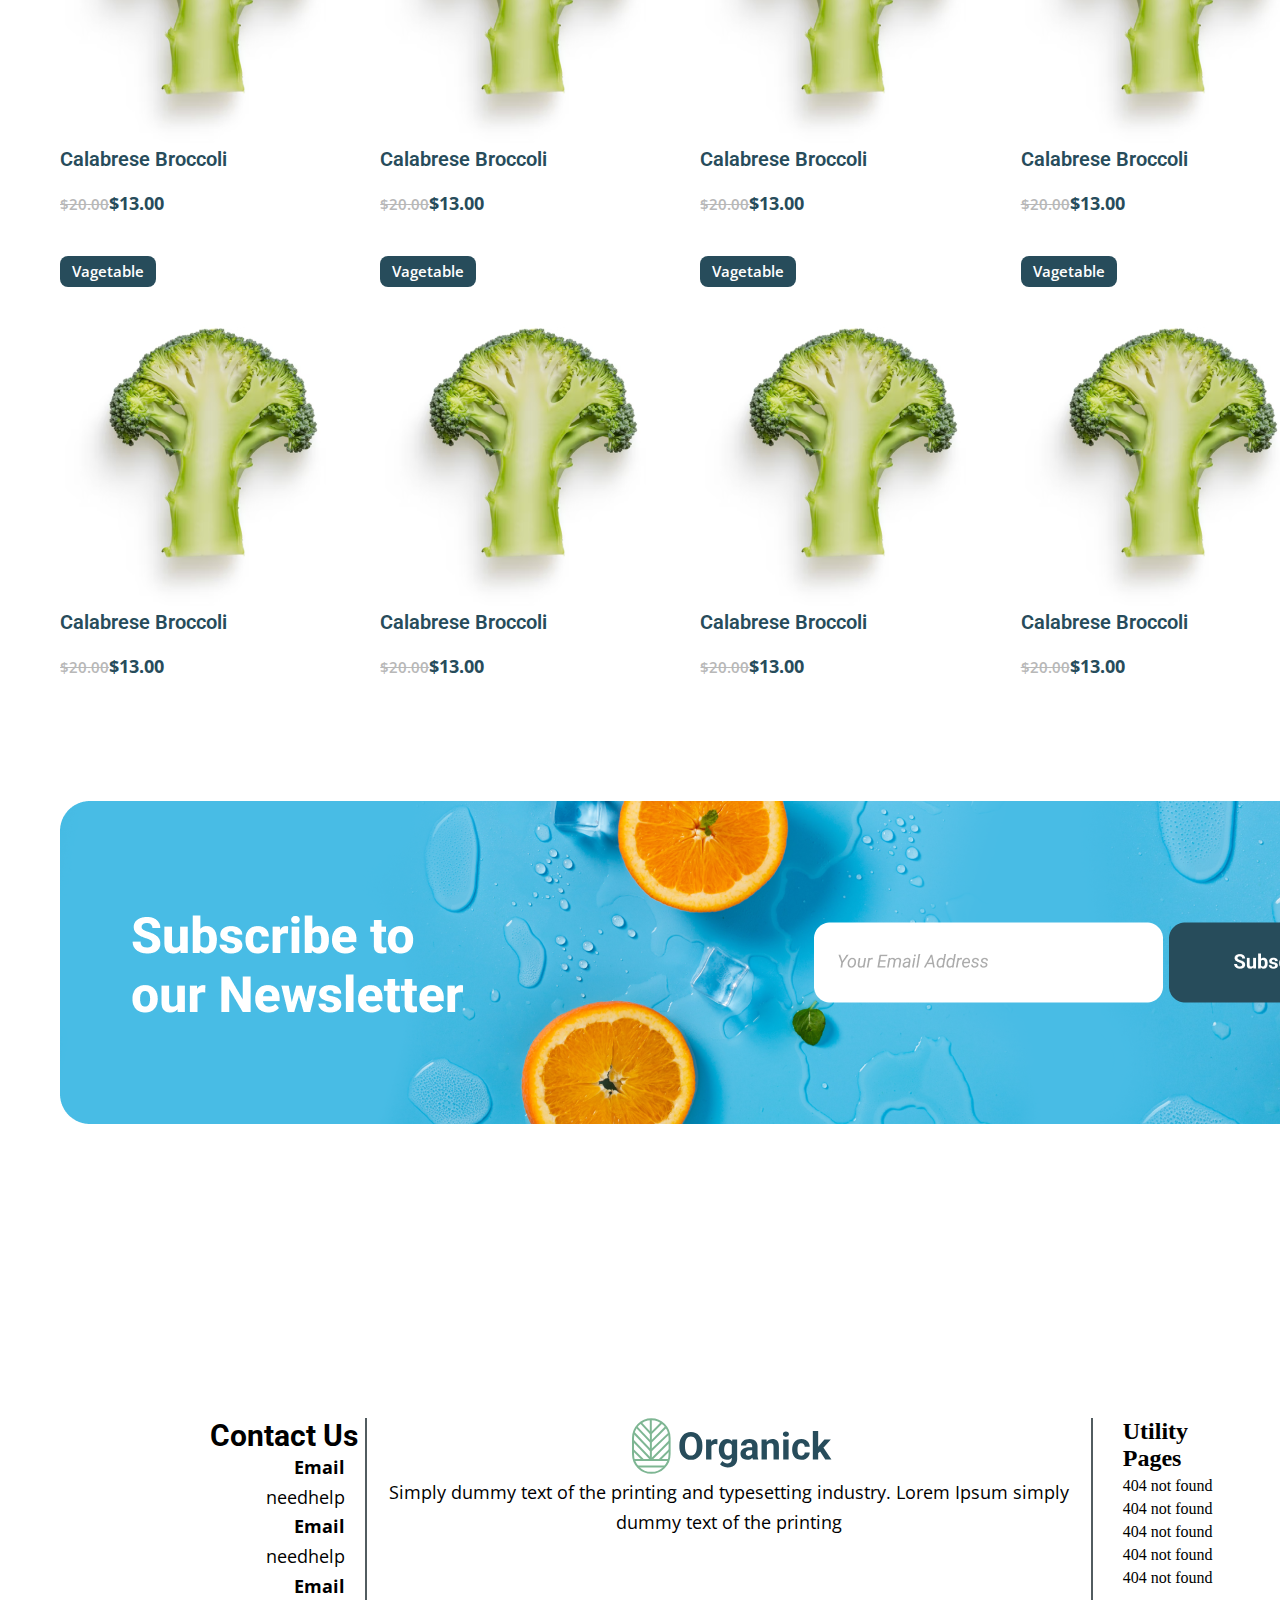
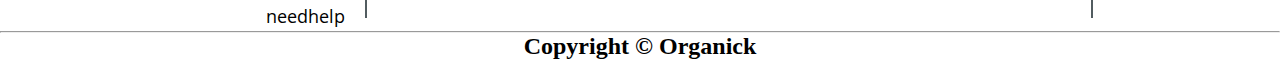
<file: shop.html>
<!DOCTYPE html>
<html lang="en">
<head>
    <meta charset="UTF-8">
    <meta name="viewport" content="width=device-width, initial-scale=1.0">
    <title>shop</title>
    <link rel="stylesheet" href="./main.css">
</head>
<body>

    <header class="header">
        <div class="container">
            <div class="header__nav">
                <a href="#!" class="header__nav-logo"><img src="./img/Logo (2).svg" alt=""></a>
                <nav class="header__nav-menu">
                    <ul class="header__nav-list">
                        <li class="header__nav-item"><a href="index.html" class="header__nav-link">Home</a></li>
                        <li class="header__nav-item"><a href="#!" class="header__nav-link">About</a></li>
                        <li class="header__nav-item"><a href="./portfolio.html" class="header__nav-link">postofilio</a></li>
                        <li class="header__nav-item"><a href="./shop.html" class="header__nav-link">Shop</a></li>
                        <li class="header__nav-item"><a href="servise.html" class="header__nav-link">Servise</a></li>
                        <li class="header__nav-item"><a href="#!" class="header__nav-link">News</a></li>
                    </ul>
                </nav>
                <div class="header__nav-shop">
                    <a href="#!" class="header__nav-shop-link1"><img src="./img/Search Icon.png" alt=""></a>
                    <a href="#!" class="header__nav-shop-link2"><img src="./img/Cart Icon.png" alt=""></a>
                </div>
            </div>
        </div>
        <div class="header_nav-portfolioo">
            <h2 class="header_nav-shop-titlee">Shop</h2>
        </div>
    </header>
    <main class="main">
        <section class="category">
            <div class="container">
                <div class="category__cards">
                    <div class="category__card">
                        <div class="categor__box">
                            <a href="" class="category__box-link">
                                <h3 class="category__box-title">Vagetable</h3>
                                <img src="./img/Photo (5).png" alt="" class="category__box-img">
                                <h4 class="categry__box-name">Calabrese Broccoli</h4>
                                <div class="category__box-sell">
                                    <span class="category__box-price"><s>$20.00</s>$13.00</span>
                                </div>
                            </a>
                        </div>
                        <div class="categor__box">
                            <a href="" class="category__box-link">
                                <h3 class="category__box-title">Vagetable</h3>
                                <img src="./img/Photo (5).png" alt="" class="category__box-img">
                                <h4 class="categry__box-name">Calabrese Broccoli</h4>
                                <div class="category__box-sell">
                                    <span class="category__box-price"><s>$20.00</s>$13.00</span>
                                </div>
                            </a>
                        </div>
                        <div class="categor__box">
                            <a href="" class="category__box-link">
                                <h3 class="category__box-title">Vagetable</h3>
                                <img src="./img/Photo (5).png" alt="" class="category__box-img">
                                <h4 class="categry__box-name">Calabrese Broccoli</h4>
                                <div class="category__box-sell">
                                    <span class="category__box-price"><s>$20.00</s>$13.00</span>
                                </div>
                            </a>
                        </div>
                        <div class="categor__box">
                            <a href="" class="category__box-link">
                                <h3 class="category__box-title">Vagetable</h3>
                                <img src="./img/Photo (5).png" alt="" class="category__box-img">
                                <h4 class="categry__box-name">Calabrese Broccoli</h4>
                                <div class="category__box-sell">
                                    <span class="category__box-price"><s>$20.00</s>$13.00</span>
                                </div>
                            </a>
                        </div>
                    </div>
                    <div class="category__card">
                        <div class="categor__box">
                            <a href="" class="category__box-link">
                                <h3 class="category__box-title">Vagetable</h3>
                                <img src="./img/Photo (5).png" alt="" class="category__box-img">
                                <h4 class="categry__box-name">Calabrese Broccoli</h4>
                                <div class="category__box-sell">
                                    <span class="category__box-price"><s>$20.00</s>$13.00</span>
                                </div>
                            </a>
                        </div>
                        <div class="categor__box">
                            <a href="" class="category__box-link">
                                <h3 class="category__box-title">Vagetable</h3>
                                <img src="./img/Photo (5).png" alt="" class="category__box-img">
                                <h4 class="categry__box-name">Calabrese Broccoli</h4>
                                <div class="category__box-sell">
                                    <span class="category__box-price"><s>$20.00</s>$13.00</span>
                                </div>
                            </a>
                        </div>
                        <div class="categor__box">
                            <a href="" class="category__box-link">
                                <h3 class="category__box-title">Vagetable</h3>
                                <img src="./img/Photo (5).png" alt="" class="category__box-img">
                                <h4 class="categry__box-name">Calabrese Broccoli</h4>
                                <div class="category__box-sell">
                                    <span class="category__box-price"><s>$20.00</s>$13.00</span>
                                </div>
                            </a>
                        </div>
                        <div class="categor__box">
                            <a href="" class="category__box-link">
                                <h3 class="category__box-title">Vagetable</h3>
                                <img src="./img/Photo (5).png" alt="" class="category__box-img">
                                <h4 class="categry__box-name">Calabrese Broccoli</h4>
                                <div class="category__box-sell">
                                    <span class="category__box-price"><s>$20.00</s>$13.00</span>
                                </div>
                            </a>
                        </div>
                    </div>
                    <div class="category__card">
                        <div class="categor__box">
                            <a href="" class="category__box-link">
                                <h3 class="category__box-title">Vagetable</h3>
                                <img src="./img/Photo (5).png" alt="" class="category__box-img">
                                <h4 class="categry__box-name">Calabrese Broccoli</h4>
                                <div class="category__box-sell">
                                    <span class="category__box-price"><s>$20.00</s>$13.00</span>
                                </div>
                            </a>
                        </div>
                        <div class="categor__box">
                            <a href="" class="category__box-link">
                                <h3 class="category__box-title">Vagetable</h3>
                                <img src="./img/Photo (5).png" alt="" class="category__box-img">
                                <h4 class="categry__box-name">Calabrese Broccoli</h4>
                                <div class="category__box-sell">
                                    <span class="category__box-price"><s>$20.00</s>$13.00</span>
                                </div>
                            </a>
                        </div>
                        <div class="categor__box">
                            <a href="" class="category__box-link">
                                <h3 class="category__box-title">Vagetable</h3>
                                <img src="./img/Photo (5).png" alt="" class="category__box-img">
                                <h4 class="categry__box-name">Calabrese Broccoli</h4>
                                <div class="category__box-sell">
                                    <span class="category__box-price"><s>$20.00</s>$13.00</span>
                                </div>
                            </a>
                        </div>
                        <div class="categor__box">
                            <a href="" class="category__box-link">
                                <h3 class="category__box-title">Vagetable</h3>
                                <img src="./img/Photo (5).png" alt="" class="category__box-img">
                                <h4 class="categry__box-name">Calabrese Broccoli</h4>
                                <div class="category__box-sell">
                                    <span class="category__box-price"><s>$20.00</s>$13.00</span>
                                </div>
                            </a>
                        </div>
                    </div>
                </div>
                
            </div>
            <img class="iimmgg" src="./img/Newslatteer (1).png" alt="">
        </section>
    </main>
    <footer class="footer">
        <div class="container">
            <div class="footer_cards">
                <div class="footer_card1">
                    <h2 class="footer_card1-title">
                        Contact Us
                    </h2>
                    <h4 class="footer_card1-minititle">
                        Email

                    </h4>
                    <p class="footer_card-text">
                        needhelp
                    </p>
                    <h4 class="footer_card1-minititle">
                        Email

                    </h4>
                    <p class="footer_card-text">
                        needhelp
                    </p>
                    <h4 class="footer_card1-minititle">
                        Email

                    </h4>
                    <p class="footer_card-text">
                        needhelp
                    </p>
                    
                </div>
                <div class="line"></div>
                <div class="footer_card2">
                    <img class="footer_logo" src="./img/Logo (2).svg" alt="">
                    <p class="footer_card2-text">Simply dummy text of the printing and typesetting industry.
                        Lorem Ipsum simply dummy text of the printing </p>
                </div>
                <div class="line"></div>
                <div class="footer_card3">
                    <h2 class="footer_card3-title">Utility Pages</h2>
                    <p class="footer_card3-text">404 not found</p>
                    <p class="footer_card3-text">404 not found</p>
                    <p class="footer_card3-text">404 not found</p>
                    <p class="footer_card3-text">404 not found</p>
                    <p class="footer_card3-text">404 not found</p>
                </div>
            </div>
        </div>
        <hr>
        <h2 class="footer_title-title">Copyright © Organick</h2>
    </footer>
    
    
</body>
</html>
</file>
<file: main.css>
@import url('https://fonts.googleapis.com/css2?family=Open+Sans:ital,wght@0,300..800;1,300..800&family=Roboto:ital,wght@0,100..900;1,100..900&family=Yellowtail&display=swap');

:root {
    --roboto: 'Roboto', sans-serif;
    --open-sans: 'Open Sans', sans-serif;
    --yellowtail: "Yellowtail", serif;
}

* {
    margin: 0;
    padding: 0;
    box-sizing: border-box;
}

ul {
    list-style: none;
}

a {
    text-decoration: none;
}

.container {
    max-width: 1200px;
    margin: 0 auto;
    padding: 0 20px;
}


.header {
    padding: 69px 0;

}

.header__nav {
    display: flex;
    justify-content: space-between;
    align-items: center;
}

.header__nav-list {
    display: flex;
    justify-content: space-between;
    align-items: center;
    column-gap: 30px;
}

.header__nav-link {
    font-family: var(--roboto);
    font-size: 20px;
    font-weight: 700;
    line-height: 23.44px;
    color: #274C5B;
}

.header__nav-shop {
    width: 300px;
    height: 66px;
    gap: 0px;
    border-radius: 36px 36px 36px 36px;
    opacity: 0px;
    position: relative;
    background: #FAFAFA;

}

.header__nav-shop-link1 {

    position: absolute;
    top: 5px;

    right: 5px;
}

.header__nav-shop-link2 {
    position: absolute;
    top: 5px;
    right: -120px;
}

.header__main {

    padding: 50px 0;
    height: 898px;
    margin-top: 69px;
}

.header__main-cards {
    display: flex;
    justify-content: space-between;
    align-items: center;
}

.card__mini-title {
    font-family: var(--yellowtail);
    font-size: 36px;
    font-weight: 400;
    line-height: 49.06px;
    color: #68A47F;
    width: 237px;
}

.card__title {
    font-family: var(--roboto);
    font-size: 70px;
    font-weight: 800;
    line-height: 82.03px;
    text-align: left;
    color: #274C5B;
    width: 530px;
    height: 246px;
    margin-bottom: 30px;
}

.card__btn {
    padding: 28px 39px 28px 39px;
    gap: 10px;
    border-radius: 16px;
    font-family: var(--roboto);
    font-size: 20px;
    font-weight: 700;
    line-height: 23.44px;
    color: #274C5B;
    background: #EFD372;
}

.btn {
    padding: 28px 39px 28px 39px;
    gap: 10px;
    border-radius: 16px;
    font-family: var(--roboto);
    font-size: 20px;
    font-weight: 700;
    line-height: 23.44px;
    color: #274C5B;
    background: #EFD372;
}

.card__image {
    width: 800px;
    height: 800px;
}

.anons {
    margin-top: 154px;

}

.anons__card {
    display: flex;
    justify-content: center;
    align-items: center;
    column-gap: 30px;
}


.about {
    margin-top: 190px;
    background: #F9F8F8;

}

.about__cards {
    padding-top: 186px;
    display: flex;
}

.about__card {
    display: flex;
    flex-direction: column;

}

.about__img {
    width: 700px;
    height: 700px;
}

.about__card__mini-title {
    font-family: var(--yellowtail);
    font-size: 36px;
    font-weight: 400;
    line-height: 49.06px;
    color: #7EB693;
}

.about__card__title {
    font-family: var(--roboto);
    font-size: 50px;
    font-weight: 800;
    line-height: 58.59px;
    color: #274C5B;
    margin-top: 20px;


}

.about__card__text {
    font-family: var(--open-sans);
    font-size: 18px;
    font-weight: 400;
    line-height: 29.77px;
    color: #525C60;
    margin-top: 20px;
    width: 600px;

}

.about__box {
    display: flex;
    align-items: center;
    column-gap: 10px;
    margin-top: 20px;

}

.box__title {
    font-family: var(--roboto);
    font-size: 25px;
    font-weight: 800;
    line-height: 29.3px;
    color: #274C5B;

}

.box-txt {
    font-family: var(--open-sans);
    font-size: 18px;
    font-weight: 400;
    line-height: 29.77px;
    color: #525C60;


}

.box {
    margin-bottom: 40px;
}

.about__btn {
    background: #274C5B;
    color: #FFFFFF;
}



.category {
    margin-top: 176px;
    margin-bottom: 290px;
}



.category__cards {
    display: flex;
    flex-direction: column;
    margin-top: 40px;
    margin-bottom: 122px;
}

.category__card {
    display: flex;
    margin-top: 40px;
}

.categor__box {
    margin-right: 20px;
}

.category__box-link {
    display: flex;
    flex-direction: column;
    justify-content: center;
}

.category__box-title {
    padding: 5px 12px 6px 12px;
    border-radius: 8px;
    background: #274C5B;
    font-family: var(--open-sans);
    font-size: 15px;
    font-weight: 600;
    color: #FFFFFF;
    width: 96px;
}

.category__box-img {
    width: 300.23px;
    height: 324px;
    object-fit: cover;

}

.categry__box-name {
    font-family: var(--roboto);
    font-size: 20px;
    font-weight: 600;
    line-height: 23.44px;
    color: #274C5B;
}

.category__box-sell {
    display: flex;
    align-items: center;
    justify-content: space-between;
    padding-top: 20px;
}

.category__box-price {
    font-family: var(--open-sans);
    font-size: 18px;
    font-weight: 700;
    line-height: 24.51px;
    text-align: center;
    color: #274C5B;
}

s {
    font-family: var(--open-sans);
    font-size: 15px;
    font-weight: 600;
    line-height: 20.43px;
    text-align: center;
    color: #B8B8B8;

}

.category__teleport {
    font-family: var(--roboto);
    font-size: 20px;
    font-weight: 700;
    line-height: 23.44px;
    padding: 20px;
    color: #FFFFFF;
    text-align: center;
    background-color: #274C5B;
    border-radius: 16px 16px 16px 16px;
    margin-left: 550px;

}



.test_cards {
    display: flex;
    justify-content: center;
}

.test_cards-card2 {
    display: flex;
    flex-direction: column;
    align-items: center;
    justify-content: center;
}

.test_card2-minititle {
    margin-right: 260px;
    margin-left: 260px;
    width: 141px;
    font-family: var(--yellowtail);
    font-size: 36px;
    font-weight: 400;
    line-height: 49.06px;
    color: #68A47F;


}

.test_card2-bigtitle {
    margin-top: 60px;
    width: 633px;
    font-family: var(--roboto);
    font-size: 50px;
    font-weight: 800;
    line-height: 58.59px;


}

.test_card2-img {
    margin-top: 50px;
    width: 125px;
    border-radius: 202px;
    margin-left: 260px;
    margin-right: 260px;
}

.test_card2-text {
    font-family: var(--open-sans);
    font-size: 18px;
    font-weight: 400;
    line-height: 29.77px;
    text-align: center;
}

.test_card2-title {
    font-family: var(--roboto);
    font-size: 25px;
    font-weight: 600;
    line-height: 29.3px;
    text-align: center;
}

.test_card2-minitext {
    margin-top: 20px;
}

.test_card2-img3 {
    margin-top: 20px;
}

.offer {
    background: #F9F8F8;
}



.offer_cards-cards {
    display: flex;

}



.offer_card1-title {
    font-family: var(--yellowtail);
    color: #68A47F;
    font-weight: 400;
    font-size: 36px;
    line-height: 49.06px;
    letter-spacing: 0%;
    margin-top: 50px;

}

.offer_card1-bigtitle {
    margin-top: 10px;
    font-family: var(--roboto);
    font-weight: 800;
    font-size: 50px;
    line-height: 58.59px;
    letter-spacing: 0%;

}

.cards-cards-card2 {
    position: relative;
}

.cards-card2-link {
    margin-left: 400px;
    position: absolute;
    top: 36px;
    width: 256px;
    display: flex;
    align-items: center;
    justify-content: center;
    border-radius: 16px;
    padding: 20px 20px 20px 20px;
    background: #EFD372;
    font-family: var(--roboto);
    font-weight: 700;
    font-size: 20px;
    line-height: 23.44px;
    letter-spacing: 0%;
}



.offer_cards-card2-boxes {
    margin-top: 20px;
    display: flex;
}


.section5 {
    margin-bottom: 70px;
    position: relative;
}

.section5-cards {
    display: flex;
}



.section5_card2 {
    background-color: #FFFFFF;
    position: absolute;
    bottom: 200px;
    left: 850px;
    border-radius: 40px;
    padding: 20px 20px 20px 60px;
}

.secton5_card2-mnititle {
    color: #7EB693;
    width: 166;
    height: 49;
    font-family: var(--yellowtail);
    font-weight: 400;
    font-size: 36px;
    line-height: 49.06px;
    letter-spacing: 0%;

}

.section5_card2-bigtitle {
    margin-top: 9px;
    width: 700;
    height: 118;
    font-family: var(--roboto);
    font-weight: 800;
    font-size: 50px;
    line-height: 58.59px;
    letter-spacing: 0%;

}

.section_cartd2-title {

    margin-top: 29px;
    width: 323;
    height: 29;
    font-family: var(--roboto);
    font-weight: 500;
    font-size: 25px;
    line-height: 29.3px;
    letter-spacing: 0%;

}

.section5_card2-text {
    margin-top: 3px;
    font-family: var(--open-sans);
    font-weight: 400;
    font-size: 18px;
    line-height: 29.77px;
    letter-spacing: 0%;
    width: 635;
    height: 60;

}

.section6 {
    margin-bottom: 177px;
}

.section6_cards {
    display: flex;
    column-gap: 40px;


}

.section_img {
    width: 400px;
    height: 400px;
    top: -53px;
    left: -38px;

}

.section6_card {
    position: relative;


}

.section6_title {
    position: absolute;
    top: 184px;
    left: 136px;
    background: #FAFAFA;
    padding: 20px 45px 20px 45px;
    border-radius: 15px;
    color: #274C5B;
    font-family: var(--roboto);



}


.news {
    margin-bottom: 100px;
}



.news__card1 {
    display: flex;
    align-items: center;
    justify-content: space-between;
}

.news_card1-title {
    width: 68;
    height: 49;
    font-family: var(--yellowtail);
    font-weight: 400;
    font-size: 36px;
    line-height: 49.06px;
    letter-spacing: 0%;
    color: #7EB693;
    margin-top: 60px;
}



.cards-card1 {
    display: flex;
}

.news-text {
    width: 702px;
    height: 118px;
    font-family: var(--roboto);
    font-weight: 800;
    font-size: 50px;
    line-height: 58.59px;
    letter-spacing: 0%;


}



.cards-card2-liink {
    color: #274C5B;
    border: 2px solid #274C5B;
    width: 102;
    padding: 20px 30px 20px 30px;
    border-radius: 10px;
    height: 23;
    font-family: var(--roboto);
    font-weight: 700;
    font-size: 20px;
    line-height: 23.44px;
    letter-spacing: 0%;

}



.cards_cards-cards {
    display: flex;
    column-gap: 10px;
}

.news_cards-card1 {
    position: relative;
}



.cards_card1-card2 {
    width: 613px;
    height: 330px;

    border-top-left-radius: 31px;
    border-top-right-radius: 34px;
    border-bottom-right-radius: 30px;
    border-bottom-left-radius: 30px;
    padding-top: 46px;
    padding-right: 57px;
    padding-bottom: 60px;
    padding-left: 57px;
    box-shadow: 0px 20px 35px 0px #A7A7A740;
    background: #FFFFFF;

    position: absolute;
    top: 262px;
    left: 32px;
}

.news_cards-card2-text {
    width: 111px;
    height: 21px;
    left: 26px;
    font-family: var(--roboto);
    font-weight: 400px;
    font-size: 18px;
    line-height: 21.09px;
    letter-spacing: 0%;



}

.news_titile {
    padding-top: 10px;
    width: 465;
    height: 29;
    font-family: var(--roboto);
    font-weight: 800;
    font-size: 25px;
    line-height: 29.3px;
    letter-spacing: 0%;



}

.teext {
    padding-top: 10px;
    width: 444;
    height: 62;
    font-family: var(--open-sans);
    font-weight: 400;
    font-size: 18px;
    line-height: 29.77px;
    letter-spacing: 0%;
    margin-bottom: 38px;


}

.liink {

    width: 220;
    height: 80;
    gap: 10px;
    padding-top: 28px;
    padding-right: 47px;
    padding-bottom: 29px;
    padding-left: 47px;
    border-radius: 16px;
    width: 98;
    height: 23;
    font-family: var(--roboto);
    font-weight: 700;
    font-size: 20px;
    line-height: 23.44px;
    letter-spacing: 0%;
    color: #274C5B;
    background: #EFD372;

}

.news__img {
    border-radius: 20px;

}

.news_cards-card2 {
    position: relative;
}



.cards_card2-card2 {
    width: 613px;
    height: 330px;

    border-top-left-radius: 31px;
    border-top-right-radius: 34px;
    border-bottom-right-radius: 30px;
    border-bottom-left-radius: 30px;
    padding-top: 46px;
    padding-right: 57px;
    padding-bottom: 60px;
    padding-left: 57px;
    box-shadow: 0px 20px 35px 0px #A7A7A740;
    background: #FFFFFF;

    position: absolute;
    top: 262px;
    left: 32px;
}

.immgg {
    margin-top: 220px;
}

.footer_cards {
    display: flex;
}

.footer_card1-title {
    width: 149xx;
    margin-left: 150px;
    font-family: var(--roboto);
    font-weight: 700px;
    font-size: 30px;
    line-height: 35.16px;
    letter-spacing: 0%;

}

.footer_card1-minititle {
    width: 285px;
    font-family: var(--open-sans);
    font-weight: 700px;
    font-size: 18px;
    line-height: 29.7px;
    letter-spacing: 0%;
    text-align: right;
    margin-right: 20px;

}

.footer_card-text {
    font-family: var(--open-sans);
    font-weight: 400px;
    font-size: 18px;
    line-height: 29.7px;
    letter-spacing: 0%;
    text-align: right;
    margin-right: 20px;

}

.line {
    background: #525C60;
    width: 2px;
    height: 200px;
}



.footer_card2-text {
    width: 543;
    height: 60;
    font-family: var(--open-sans);
    font-weight: 400;
    font-size: 18px;
    line-height: 29.77px;
    letter-spacing: 0%;
    text-align: center;
}

.footer_card3-title {
    margin-left: 30px;
}

.footer_card3-text {
    margin-top: 5px;
    margin-left: 30px;
}

.footer_logo {
    margin-left: 265px;
}

.footer_title-title {
    text-align: center;
}




.header_nav-portfolioo {
    background: url("./img/photo_2025-02-18_09-56-47.jpg") no-repeat center center/cover;
    width: 100%;
    height: 450px;
    margin-top: 60px;
}

.header_nav-shop-title {
    text-align: center;
    padding-top: 181px;
    font-size: 60px;
    color: #274C5B;
}





.main {}

.container {}

.main_cards {}

.main_card {
    display: flex;
    justify-content: space-between;
    column-gap: 30px;
    margin-top: 20px;
}

.main_box {}

.main_card-title {
    font-family: var(--roboto);
    font-weight: 800;
    color: #274C5B;
    font-size: 25px;
    line-height: 29.3px;
    letter-spacing: 0%;
}

.main_card-text {
    font-family: var(--yellowtail);
    font-weight: 400;
    font-size: 22px;
    line-height: 29.98px;
    letter-spacing: 0%;
    color: #7EB693;
}

.main_card-img {
    border-radius: 30px;
    width: 390px;
    opacity: 1;
    display: block;
    width: 100%;
    height: auto;
    transition: .5s ease;
    backface-visibility: hidden;
    height: 390px;
}

.main_card-img:hover {
    color: #F9F8F8;
    opacity: 20px;
}

.imggggg {
    margin-top: 50px;
    margin-left: 70px;
    margin-bottom: 60px;
}

.header_nav-portfolio {
    background: url("./img/Image\ \(22\).png") no-repeat center center/cover;
    width: 100%;
    height: 450px;
    margin-top: 60px;
}

.iimmgg {
    margin-left: 60px;
}

.header_nav-shop-titlee {
    text-align: center;
    padding-top: 181px;
    font-size: 60px;
    color: #274C5B;
}

.header_nav-portfoliooo {
    background: url("./img/Banner\ Image.png") no-repeat center center/cover;
    width: 100%;
    height: 450px;
    margin-top: 60px;
}

.header_nav-shop-titleee {
    text-align: center;
    padding-top: 181px;
    font-size: 60px;
    color: #274C5B;
}

.main {}

.container {}

.main_cards {

    display: flex;
}

.servise_minititle {
    font-family: var(--yellowtail);
    font-weight: 400;
    font-size: 36px;
    line-height: 49.06px;
    color: #68A47F;
    letter-spacing: 0%;
    text-align: center;

}

.service_title {
    font-family: var(--roboto);
    margin-left: 200px;
    font-size: 50px;
    line-height: 58.59px;
    letter-spacing: 0%;
    color: #274C5B;

}

.main_cardd {}

.service_main-title {
    font-family: var(--roboto);
    color: #274C5B;
    font-weight: 500;
    font-size: 25px;
    line-height: 29.3px;
    letter-spacing: 0%;

}

.service_main-text {


    font-family: var(--open-sans);
    font-weight: 400px;
    font-size: 18px;
    line-height: 29.77px;
    letter-spacing: 0%;


}

.liinnk {
    padding: 20px 30px 20px 30px;
    border-radius: 5px;
    border: 2px solid #274C5B;
    color: #274C5B;
    font-family: var(--roboto);
    font-weight: 700px;
    font-size: 20px;
    line-height: 23.44px;
    letter-spacing: 0%;
    font-size: 19px;
    margin-left: 500px;
}

.only {
    margin-top: 201px;
    position: relative;
}

.container {}

.only_img {
    
    width: 100%;
    height: 900px;
    top: 2187px;

}

.only_card {
    position: absolute;
    top: 179px;
    left: 580px;

}

.only_minititle {
    margin-right: 600px;
    
    font-family: var(--yellowtail);
    color: #68A47F;
    font-weight: 400;
    font-size: 36px;
    line-height: 49.06px;
    letter-spacing: 0%;
    text-align: center;
    

}

.only-title {
    margin-right: 590px;
    font-family: var(--roboto);
    font-weight: 800;
    font-size: 50px;
    color: #274C5B;
    line-height: 58.59px;
    letter-spacing: 0%;
    text-align: center;

}

.only_text {
    margin-right: 590px;
    font-family: var(--open-sans);
    font-weight: 400;
    font-size: 18px;
    line-height: 29.77px;
    letter-spacing: 0%;
    text-align: center;

}
.only_immg{
    margin-left: 90px;
}.footer{
    margin-top: 50px;
}
</file>
